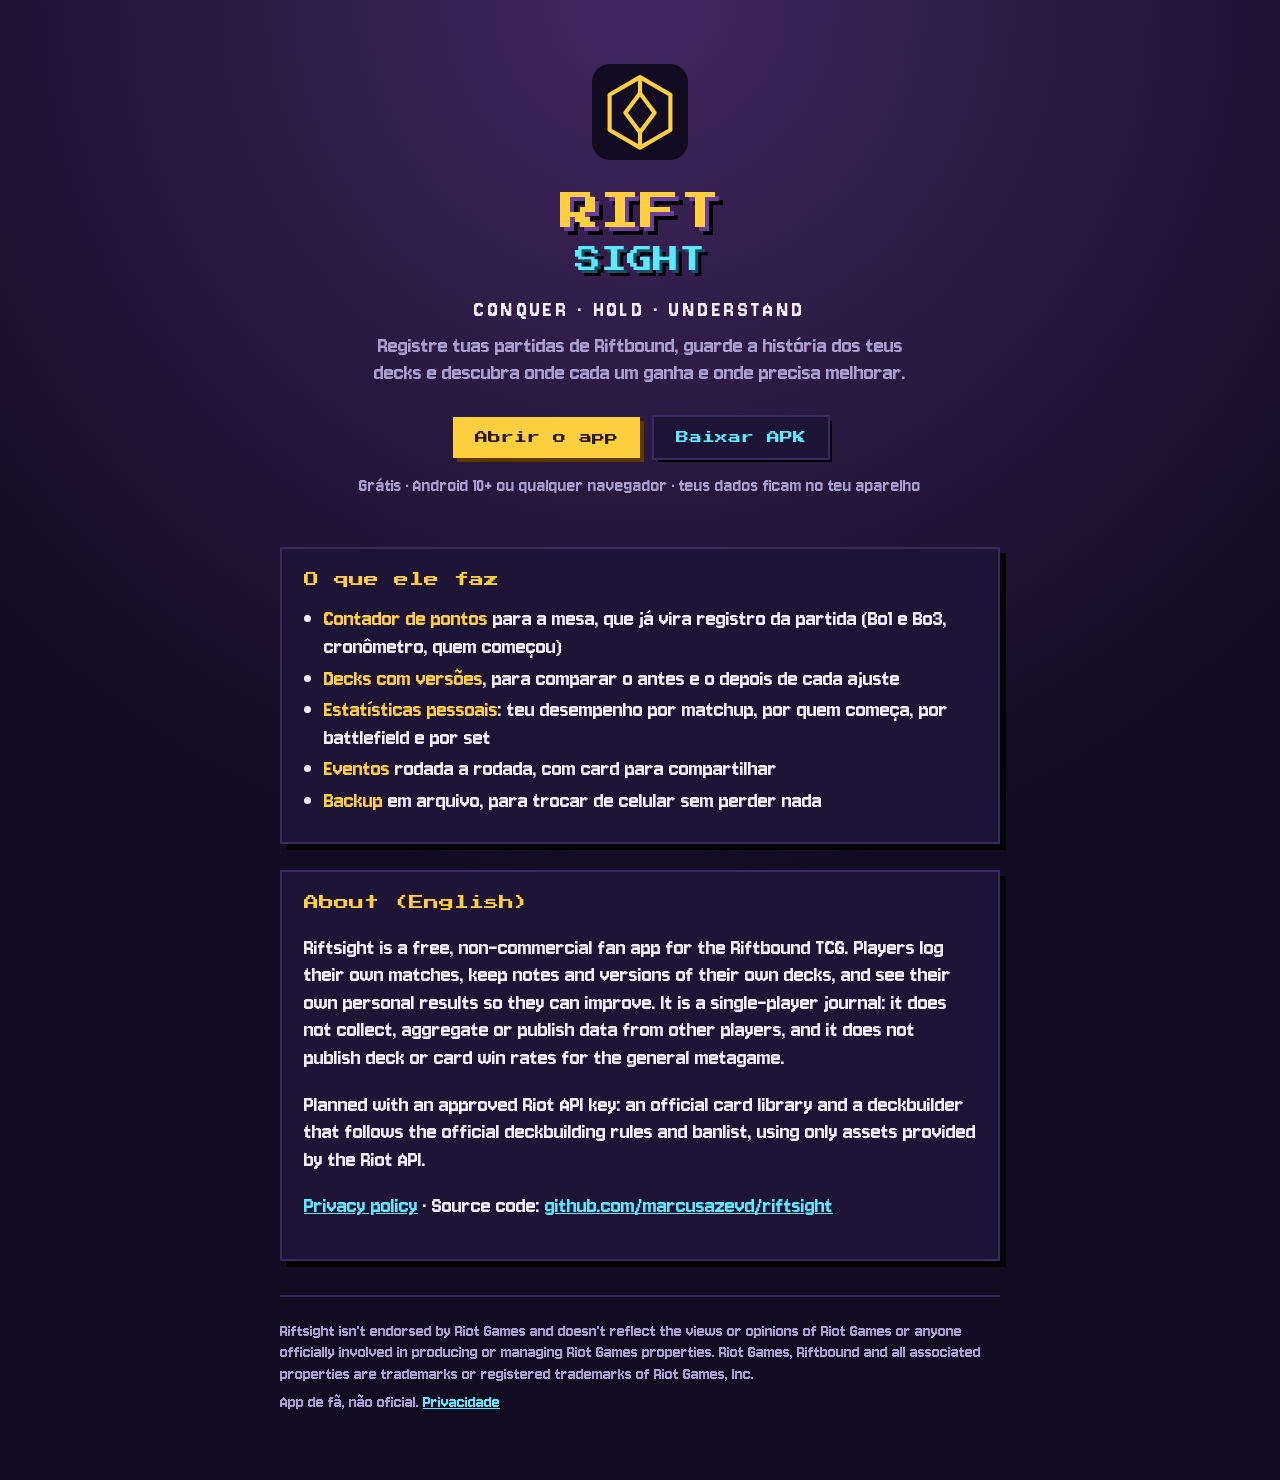
<file: index.html>
<!doctype html>
<html lang="pt-BR">
<head>
<meta charset="utf-8">
<meta name="viewport" content="width=device-width,initial-scale=1">
<title>Riftsight · Conquer. Hold. Understand.</title>
<meta name="description" content="Riftsight: app de fã, gratuito e não oficial, para registrar tuas partidas de Riftbound e entender onde cada deck ganha e onde precisa melhorar.">
<link rel="icon" href="assets/icon.svg">
<link rel="stylesheet" href="assets/site.css">
</head>
<body>
<main class="wrap">
  <section class="hero">
    <img src="assets/icon.svg" alt="">
    <h1>RIFT<span>SIGHT</span></h1>
    <p class="slogan">Conquer · Hold · Understand</p>
    <p class="lead">Registre tuas partidas de Riftbound, guarde a história dos teus decks e descubra onde cada um ganha e onde precisa melhorar.</p>
    <div class="cta">
      <a class="btn" href="app/">Abrir o app</a>
      <a class="btn alt" href="download/Riftsight.apk" download>Baixar APK</a>
    </div>
    <p class="note">Grátis · Android 10+ ou qualquer navegador · teus dados ficam no teu aparelho</p>
  </section>

  <section class="card">
    <h2>O que ele faz</h2>
    <ul>
      <li><b>Contador de pontos</b> para a mesa, que já vira registro da partida (Bo1 e Bo3, cronômetro, quem começou)</li>
      <li><b>Decks com versões</b>, para comparar o antes e o depois de cada ajuste</li>
      <li><b>Estatísticas pessoais</b>: teu desempenho por matchup, por quem começa, por battlefield e por set</li>
      <li><b>Eventos</b> rodada a rodada, com card para compartilhar</li>
      <li><b>Backup</b> em arquivo, para trocar de celular sem perder nada</li>
    </ul>
  </section>

  <section class="card" lang="en">
    <h2>About (English)</h2>
    <p>Riftsight is a free, non-commercial fan app for the Riftbound TCG. Players log their own matches, keep notes and versions of their own decks, and see their own personal results so they can improve. It is a single-player journal: it does not collect, aggregate or publish data from other players, and it does not publish deck or card win rates for the general metagame.</p>
    <p>Planned with an approved Riot API key: an official card library and a deckbuilder that follows the official deckbuilding rules and banlist, using only assets provided by the Riot API.</p>
    <p><a href="privacy.html">Privacy policy</a> · Source code: <a href="https://github.com/marcusazevd/riftsight">github.com/marcusazevd/riftsight</a></p>
  </section>

  <footer class="legal">
    <p>Riftsight isn't endorsed by Riot Games and doesn't reflect the views or opinions of Riot Games or anyone officially involved in producing or managing Riot Games properties. Riot Games, Riftbound and all associated properties are trademarks or registered trademarks of Riot Games, Inc.</p>
    <p>App de fã, não oficial. <a href="privacy.html">Privacidade</a></p>
  </footer>
</main>
</body>
</html>
</file>
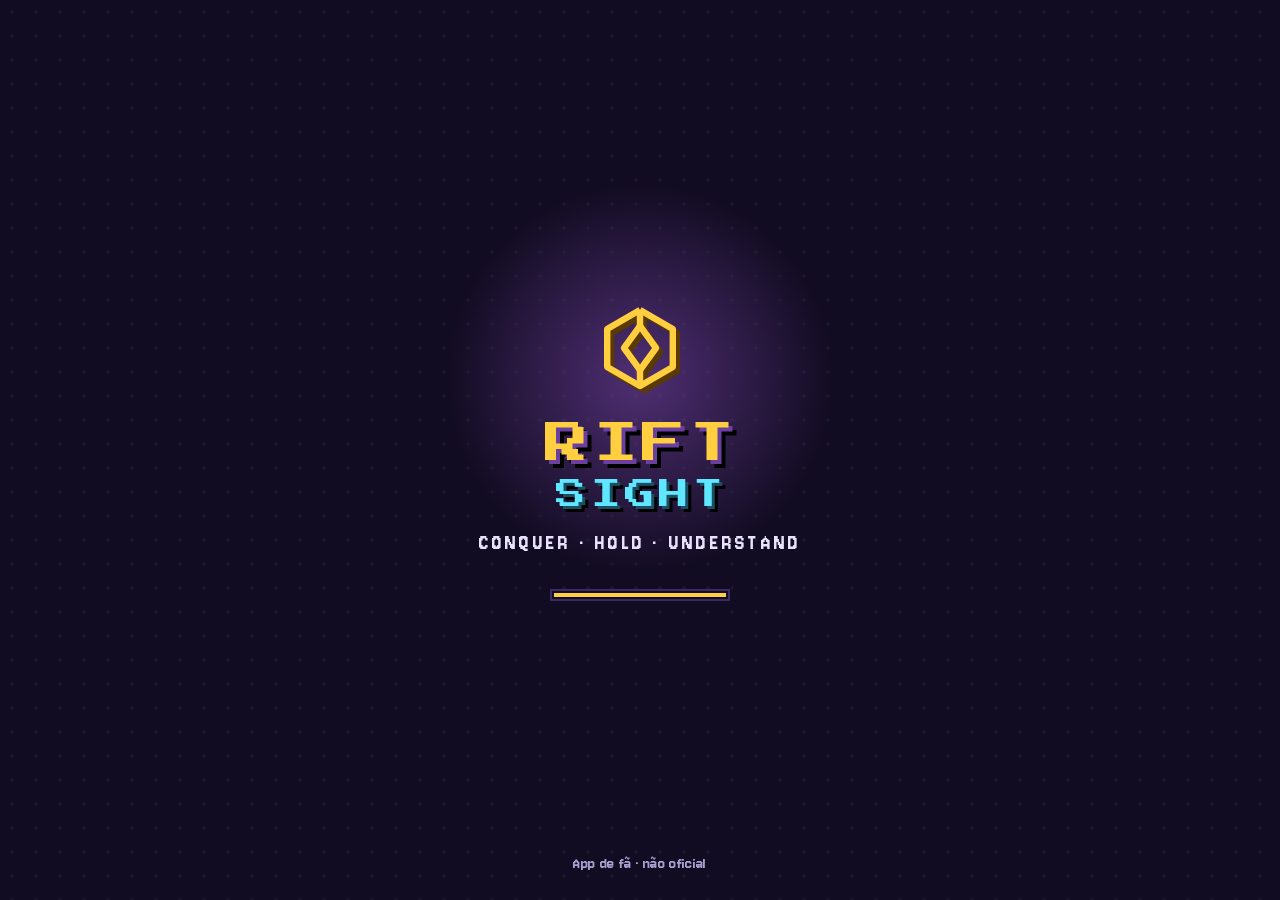
<file: app/index.html>
<!DOCTYPE html>
<html lang="pt-BR">
<head>
<meta charset="utf-8">
<meta name="viewport" content="width=device-width, initial-scale=1, viewport-fit=cover">
<title>Riftsight</title>
<meta name="theme-color" content="#120c22">
<link rel="manifest" href="manifest.webmanifest">
<link rel="icon" href="icon.svg" type="image/svg+xml">
<link rel="stylesheet" href="css/app.css">
<script type="module" src="js/app.js"></script>
</head>
<body>
<div id="splash" aria-label="Riftsight — Conquer. Hold. Understand." role="img">
  <div class="sp-glow"></div>
  <svg class="sp-rune" viewBox="0 0 24 24" fill="none" stroke="currentColor" stroke-width="1.6" stroke-linejoin="round" aria-hidden="true"><path pathLength="100" d="M12 2.5l8.2 4.75v9.5L12 21.5l-8.2-4.75v-9.5z"/><path pathLength="100" d="M12 6.5l4 5.5-4 5.5-4-5.5z"/><path pathLength="100" d="M12 2.5v4M12 17.5v4"/></svg>
  <div class="sp-t1"><i style="--d:450ms">R</i><i style="--d:540ms">I</i><i style="--d:630ms">F</i><i style="--d:720ms">T</i></div>
  <div class="sp-t2"><i style="--d:850ms">S</i><i style="--d:920ms">I</i><i style="--d:990ms">G</i><i style="--d:1060ms">H</i><i style="--d:1130ms">T</i></div>
  <div class="sp-slogan">CONQUER · HOLD · UNDERSTAND</div>
  <div class="sp-bar"><b></b></div>
  <div class="sp-fan">App de fã · não oficial</div>
</div>
<noscript>Ative o JavaScript para usar o Riftsight.</noscript>
</body>
</html>
</file>
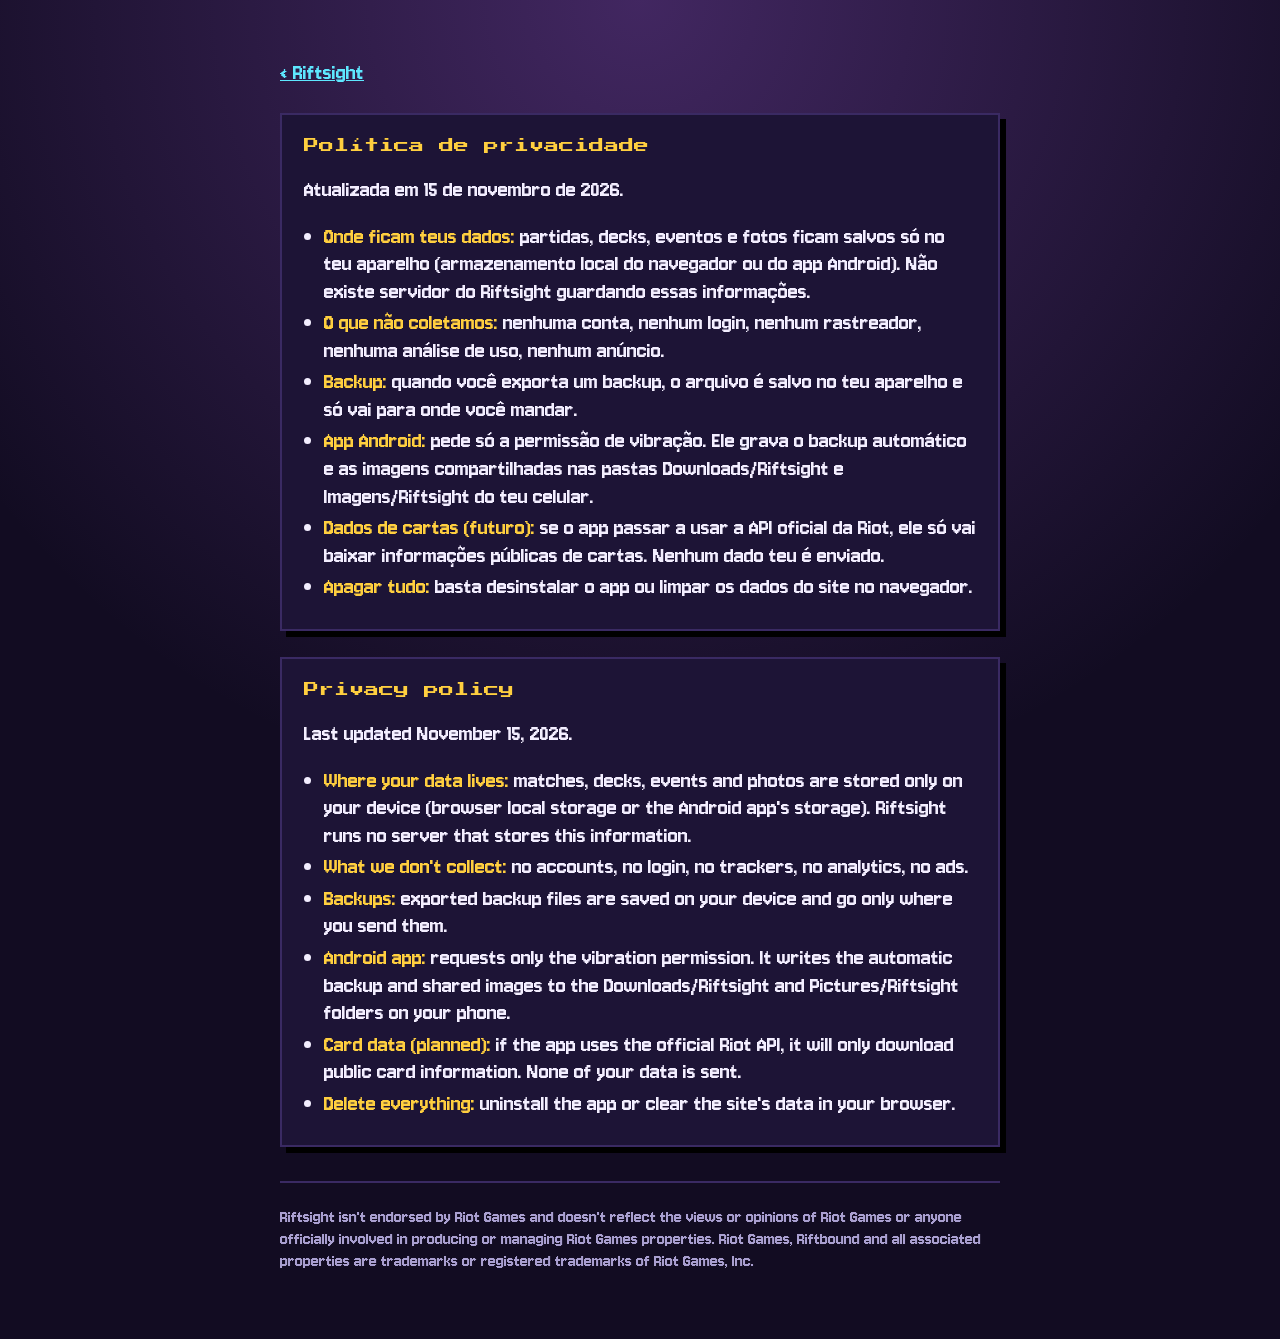
<file: privacy.html>
<!doctype html>
<html lang="pt-BR">
<head>
<meta charset="utf-8">
<meta name="viewport" content="width=device-width,initial-scale=1">
<title>Riftsight · Privacidade / Privacy</title>
<link rel="icon" href="assets/icon.svg">
<link rel="stylesheet" href="assets/site.css">
</head>
<body>
<main class="wrap">
  <p><a href="./">‹ Riftsight</a></p>

  <section class="card">
    <h2>Política de privacidade</h2>
    <p>Atualizada em 15 de novembro de 2026.</p>
    <ul>
      <li><b>Onde ficam teus dados:</b> partidas, decks, eventos e fotos ficam salvos só no teu aparelho (armazenamento local do navegador ou do app Android). Não existe servidor do Riftsight guardando essas informações.</li>
      <li><b>O que não coletamos:</b> nenhuma conta, nenhum login, nenhum rastreador, nenhuma análise de uso, nenhum anúncio.</li>
      <li><b>Backup:</b> quando você exporta um backup, o arquivo é salvo no teu aparelho e só vai para onde você mandar.</li>
      <li><b>App Android:</b> pede só a permissão de vibração. Ele grava o backup automático e as imagens compartilhadas nas pastas Downloads/Riftsight e Imagens/Riftsight do teu celular.</li>
      <li><b>Dados de cartas (futuro):</b> se o app passar a usar a API oficial da Riot, ele só vai baixar informações públicas de cartas. Nenhum dado teu é enviado.</li>
      <li><b>Apagar tudo:</b> basta desinstalar o app ou limpar os dados do site no navegador.</li>
    </ul>
  </section>

  <section class="card" lang="en">
    <h2>Privacy policy</h2>
    <p>Last updated November 15, 2026.</p>
    <ul>
      <li><b>Where your data lives:</b> matches, decks, events and photos are stored only on your device (browser local storage or the Android app's storage). Riftsight runs no server that stores this information.</li>
      <li><b>What we don't collect:</b> no accounts, no login, no trackers, no analytics, no ads.</li>
      <li><b>Backups:</b> exported backup files are saved on your device and go only where you send them.</li>
      <li><b>Android app:</b> requests only the vibration permission. It writes the automatic backup and shared images to the Downloads/Riftsight and Pictures/Riftsight folders on your phone.</li>
      <li><b>Card data (planned):</b> if the app uses the official Riot API, it will only download public card information. None of your data is sent.</li>
      <li><b>Delete everything:</b> uninstall the app or clear the site's data in your browser.</li>
    </ul>
  </section>

  <footer class="legal">
    <p>Riftsight isn't endorsed by Riot Games and doesn't reflect the views or opinions of Riot Games or anyone officially involved in producing or managing Riot Games properties. Riot Games, Riftbound and all associated properties are trademarks or registered trademarks of Riot Games, Inc.</p>
  </footer>
</main>
</body>
</html>
</file>
<file: assets/site.css>
@font-face{font-family:"Press Start 2P";src:url(press-start-2p-latin-400-normal.woff2) format("woff2");font-display:swap;unicode-range:U+0000-00BF,U+00DF-024F}
@font-face{font-family:"Jersey 10";src:url(jersey-10-latin-400-normal.woff2) format("woff2");font-display:swap;size-adjust:128%}
:root{--bg:#120c22;--card:#1d1436;--bd:#3a2a63;--gold:#ffcf3f;--cyan:#5ee7ff;--ink:#f3eeff;--mute:#a99fd0}
*{box-sizing:border-box}
html{background:var(--bg)}
body{margin:0;color:var(--ink);font:400 19px/1.45 "Jersey 10",system-ui,sans-serif;background:radial-gradient(circle at 50% 0,rgba(155,89,214,.35),transparent 55%),var(--bg);min-height:100vh}
a{color:var(--cyan)}
.wrap{max-width:760px;margin:0 auto;padding:40px 20px 60px}
.hero{text-align:center;padding:24px 0 8px}
.hero img{width:96px;height:96px;image-rendering:pixelated}
h1{font-family:"Press Start 2P",monospace;font-weight:400;font-size:40px;line-height:1.1;margin:22px 0 0;color:var(--gold);text-shadow:4px 4px 0 #6b3fa0,8px 8px 0 #000}
h1 span{display:block;color:var(--cyan);font-size:26px;margin-top:12px;text-shadow:3px 3px 0 #1c4f63,6px 6px 0 #000}
.slogan{letter-spacing:.18em;text-transform:uppercase;margin:22px 0 6px}
.lead{color:var(--mute);max-width:560px;margin:8px auto 0}
.cta{display:flex;gap:14px;justify-content:center;flex-wrap:wrap;margin:30px 0 10px}
.btn{display:inline-block;padding:14px 22px;font:400 13px "Press Start 2P",monospace;text-decoration:none;border:0;color:#2a1a00;background:var(--gold);box-shadow:4px 4px 0 #5a3a00}
.btn.alt{background:var(--card);color:var(--cyan);box-shadow:4px 4px 0 #000;outline:2px solid var(--bd)}
.note{text-align:center;color:var(--mute);font-size:16px}
.card{background:var(--card);border:2px solid var(--bd);padding:20px 22px;margin:26px 0;box-shadow:6px 6px 0 #000}
h2{font:400 15px "Press Start 2P",monospace;color:var(--gold);margin:0 0 14px;line-height:1.5}
ul{padding-left:20px;margin:8px 0}
li{margin:4px 0}
.legal{font-size:15px;color:var(--mute);border-top:2px solid var(--bd);margin-top:34px;padding-top:18px}
.legal p{margin:6px 0}
body{font-synthesis:none}b{font-weight:400;color:var(--gold)}
</file>
<file: app/css/app.css>
/* Riftsight — base visual (K9)
   Diretrizes: noite + dourado, domínios como paleta, formas rúnicas, movimento curto. */


:root{
  /* domínios */
  --fury:#e2483d;--calm:#36a86a;--mind:#3b8fe0;--body:#f08a2c;--chaos:#9b59d6;--order:#e2b93b;
  /* noite (padrão) */
  --bg:#070b17;--bg2:#0c1324;--sf:#111a30;--sf2:#16213b;--bd:#26324f;--bd2:#34436a;
  --tx:#eef1f8;--mut:#8f9bb6;--gold:#c8aa6e;--gold2:#f0d9a0;--ink:#1a1405;
  --win:#2fd3c4;--loss:#ff6b84;--draw:#b8a7ff;--glow:rgba(200,170,110,.14);
  --f-d:Cinzel,Georgia,serif;--f-b:Manrope,system-ui,sans-serif;
  --c:12px; /* chanfro */
  --r:14px;--sp:16px;
  color-scheme:dark;
}

*{box-sizing:border-box}
html,body{margin:0}
body{
  background:
    radial-gradient(800px 380px at 50% -140px,var(--glow),transparent 70%),
    radial-gradient(600px 300px at 110% 30%,rgba(59,143,224,.07),transparent 70%),
    url("data:image/svg+xml,%3Csvg xmlns='http://www.w3.org/2000/svg' width='72' height='72' viewBox='0 0 72 72'%3E%3Cg fill='none' stroke='%23c8aa6e' stroke-opacity='.06'%3E%3Cpath d='M36 8l24 14v28L36 64 12 50V22z'/%3E%3Cpath d='M36 22l9 14-9 14-9-14z'/%3E%3C/g%3E%3C/svg%3E"),
    var(--bg);
  color:var(--tx);font:15px/1.45 var(--f-b);min-height:100vh;
  padding:env(safe-area-inset-top,0) 0 calc(84px + env(safe-area-inset-bottom,0px));
  font-variant-numeric:tabular-nums;
}
main{max-width:560px;margin:0 auto;padding:16px}
h1,h2,h3{font-family:var(--f-d);font-weight:700;letter-spacing:.02em;margin:0}
h2{font-size:16px;margin-bottom:12px;color:var(--gold2)}
h3{font-size:17px}
.m{color:var(--mut);font-size:13px}
.w{color:var(--win)}.l{color:var(--loss)}.d{color:var(--draw)}

/* cabeçalho */
.top{display:flex;align-items:center;justify-content:space-between;margin-bottom:16px}
.brand{display:flex;align-items:center;gap:10px}
.brand .mark{width:30px;height:30px;color:var(--gold)}
.brand h1{font-size:22px;color:var(--gold)}
.brand small{display:block;font:600 10px var(--f-b);letter-spacing:.18em;text-transform:uppercase;color:var(--mut)}
.rec{text-align:right;font-size:12px;color:var(--mut)}.rec b{display:block;font:700 18px var(--f-d);color:var(--tx)}

/* card chanfrado */
.card{position:relative;background:linear-gradient(180deg,var(--sf2),var(--sf));border:1px solid var(--bd);padding:var(--sp);margin-bottom:14px;
  clip-path:polygon(var(--c) 0,100% 0,100% calc(100% - var(--c)),calc(100% - var(--c)) 100%,0 100%,0 var(--c))}
.card::before,.card::after{content:"";position:absolute;width:calc(var(--c)*1.42);height:1px;background:var(--bd2)}
.card::before{left:-1px;top:calc(var(--c) - 1px);transform-origin:0 0;transform:rotate(-45deg)}
.card::after{right:-1px;bottom:calc(var(--c) - 1px);transform-origin:100% 100%;transform:rotate(-45deg)}
.card.gold{border-color:color-mix(in srgb,var(--gold) 45%,var(--bd))}
.orn{display:flex;align-items:center;gap:10px;margin:2px 0 12px;color:var(--gold)}
.orn::before,.orn::after{content:"";flex:1;height:1px;background:linear-gradient(90deg,transparent,var(--bd2))}
.orn::after{background:linear-gradient(90deg,var(--bd2),transparent)}
.orn svg{width:14px;height:14px}

/* confronto */
.mu{position:relative;display:grid;grid-template-columns:1fr auto 1fr;align-items:center;gap:4px;margin:-4px -4px 6px;padding:10px 4px 6px;overflow:visible}
.mu::before{content:"";position:absolute;inset:0;z-index:0;opacity:.22;pointer-events:none;
  background:linear-gradient(105deg,var(--my-a,transparent) 0%,var(--my-b,transparent) 46%,transparent 46.2%,transparent 53.8%,var(--op-a,transparent) 54%,var(--op-b,transparent) 100%);
  clip-path:polygon(var(--c) 0,100% 0,100% calc(100% - var(--c)),calc(100% - var(--c)) 100%,0 100%,0 var(--c))}
.mu>*{position:relative;z-index:1}
.vs{font:700 18px var(--f-d);color:var(--gold);padding-top:18px;text-shadow:0 0 18px var(--gold)}
.pick{display:flex;flex-direction:column;align-items:center;gap:4px;min-width:0;position:relative}
.pick .lbl{margin:0}
.pb{background:none;border:0;color:var(--tx);display:flex;flex-direction:column;align-items:center;gap:6px;padding:6px;width:100%;font:inherit;cursor:pointer;border-radius:12px}
.pb:active{background:var(--glow)}
.pt{font-weight:700;font-size:13px;text-align:center;line-height:1.2;min-height:32px;display:flex;align-items:center}
.doms{display:flex;gap:4px;min-height:14px}

/* avatar hexagonal */
.av{--s:40px;width:var(--s);height:var(--s);flex:none;display:inline-flex;align-items:center;justify-content:center;
  background:linear-gradient(145deg,var(--a),var(--b));color:#fff;font:700 calc(var(--s)*.34) var(--f-d);
  clip-path:polygon(50% 0,100% 25%,100% 75%,50% 100%,0 75%,0 25%);text-shadow:0 1px 2px rgba(0,0,0,.45);position:relative}
.av::after{content:"";position:absolute;inset:2px;clip-path:inherit;background:linear-gradient(145deg,rgba(255,255,255,.18),transparent 55%);pointer-events:none}
.av.emp{background:var(--bd);color:var(--mut);font-size:calc(var(--s)*.4)}

/* seletor de lenda */
.pl{position:absolute;z-index:30;top:100%;margin-top:6px;width:min(300px,calc(100vw - 40px));max-height:340px;overflow-y:auto;background:var(--sf);border:1px solid var(--gold);border-radius:12px;box-shadow:0 18px 44px rgba(0,0,0,.45)}
.pick[data-side="my"] .pl{left:0}.pick[data-side="opp"] .pl{right:0}
.ps{width:calc(100% - 16px);margin:8px;position:sticky;top:8px;z-index:1}
.po{display:flex;align-items:center;gap:10px;padding:7px 12px;cursor:pointer}
.po:hover,.po:focus,.po.act{background:var(--glow);outline:none}
.po .nm{flex:1;min-width:0}
.po .st{font-size:10px;color:var(--mut);letter-spacing:.06em}
.hide{display:none!important}

/* formulários */
.lbl,label{display:block;font-size:12px;color:var(--mut);margin:14px 0 5px}
input,select,textarea{width:100%;padding:11px 12px;border:1px solid var(--bd);border-radius:10px;background:var(--bg2);color:var(--tx);font:inherit;font-size:16px}
input:focus,select:focus,textarea:focus,button:focus-visible{outline:2px solid var(--gold);outline-offset:1px}
.row{display:flex;gap:10px}.row>*{flex:1;min-width:0}
.seg{display:grid;gap:8px;margin-top:14px}
.seg.c3{grid-template-columns:repeat(3,1fr)}.seg.c5{grid-template-columns:repeat(5,1fr)}
.seg button{padding:13px 0;border-radius:10px;border:1.5px solid var(--bd);background:var(--bg2);color:var(--tx);font:700 15px var(--f-d);cursor:pointer;transition:transform .12s,background .12s}
.seg button.on.W{background:var(--win);border-color:var(--win);color:#04211e;transform:scale(1.03)}
.seg button.on.L{background:var(--loss);border-color:var(--loss);color:#fff;transform:scale(1.03)}
.seg button.on.D{background:var(--draw);border-color:var(--draw);color:#170f33;transform:scale(1.03)}
.go{width:100%;margin-top:16px;padding:15px;border:0;cursor:pointer;background:linear-gradient(135deg,var(--gold),var(--gold2));color:var(--ink);font:700 16px var(--f-d);letter-spacing:.04em;
  clip-path:polygon(10px 0,calc(100% - 10px) 0,100% 50%,calc(100% - 10px) 100%,10px 100%,0 50%)}
.go:active{filter:brightness(.92)}
.btn{padding:10px 14px;border:1px solid var(--bd2);background:var(--bg2);color:var(--tx);border-radius:10px;font:600 14px var(--f-b);cursor:pointer}
.btn.pri{background:var(--gold);border-color:var(--gold);color:var(--ink)}
.btn.dan{background:var(--loss);border-color:var(--loss);color:#fff}
.btn.full{width:100%}
.btns{display:flex;flex-wrap:wrap;gap:8px}

/* navegação */
nav{position:fixed;left:0;right:0;bottom:0;display:flex;justify-content:center;gap:4px;padding:8px 10px calc(8px + env(safe-area-inset-bottom,0px));
  background:color-mix(in srgb,var(--sf) 92%,transparent);backdrop-filter:blur(8px);border-top:1px solid var(--bd);z-index:20}
nav button{flex:1;max-width:140px;padding:7px 4px;border:0;background:none;color:var(--mut);font:600 11px var(--f-b);border-radius:10px;display:flex;flex-direction:column;align-items:center;gap:3px;cursor:pointer}
nav button svg{width:22px;height:22px}
nav button.on{color:var(--gold);background:var(--glow)}

/* estatísticas */
.fl{display:grid;grid-template-columns:1fr 1fr;gap:8px;margin-bottom:12px}
.fl select{padding:9px 10px;font-size:14px}
.lgs{display:flex;gap:8px;overflow-x:auto;padding-bottom:8px;margin-bottom:10px;scrollbar-width:thin}
.lg{flex:none;display:flex;flex-direction:column;align-items:center;gap:3px;width:82px;padding:9px 4px;border:1.5px solid var(--bd);background:var(--sf);color:var(--tx);border-radius:12px;font:700 12px var(--f-b);cursor:pointer}
.lg.on{border-color:var(--gold);background:var(--glow)}
.lg .n{max-width:74px;overflow:hidden;text-overflow:ellipsis;white-space:nowrap}
.lg .c{font-weight:400;font-size:11px;color:var(--mut)}
.ring{display:flex;align-items:center;gap:18px}
.ring svg.r{flex:none}
.big{font:700 32px var(--f-d)}
.chips{display:flex;gap:5px;margin-top:10px;flex-wrap:wrap}
.chip{width:24px;height:24px;display:flex;align-items:center;justify-content:center;font:700 11px var(--f-b);clip-path:polygon(50% 0,100% 25%,100% 75%,50% 100%,0 75%,0 25%)}
.chip.W{background:var(--win);color:#04211e}.chip.L{background:var(--loss);color:#fff}.chip.D{background:var(--draw);color:#170f33}
.st{display:flex;align-items:center;gap:10px;padding:9px 0;border-top:1px solid var(--bd)}
.st:first-of-type{border:0}
.st .nm{flex:1;min-width:0;font-weight:600;overflow:hidden;text-overflow:ellipsis;white-space:nowrap}
.bar{height:5px;background:var(--bd);margin-top:5px;overflow:hidden;clip-path:polygon(0 0,100% 0,calc(100% - 4px) 100%,0 100%)}
.bar i{display:block;height:100%;background:linear-gradient(90deg,var(--b1,var(--win)),var(--b2,var(--win)))}
.pc{font-weight:700;width:46px;text-align:right}
.ins p{margin:6px 0}

/* histórico */
.hi{display:flex;gap:10px;padding:11px 0 11px 12px;border-bottom:1px solid var(--bd);border-left:3px solid var(--win);margin-bottom:6px;align-items:center}
.hi.L{border-left-color:var(--loss)}.hi.D{border-left-color:var(--draw)}
.hi .b{flex:1;min-width:0}
.x{background:none;border:0;color:var(--mut);font-size:18px;padding:8px;cursor:pointer}
.tag{display:inline-block;font:700 10px var(--f-b);letter-spacing:.08em;padding:2px 6px;border:1px solid var(--bd2);color:var(--gold);margin-right:4px;vertical-align:1px;
  clip-path:polygon(4px 0,100% 0,calc(100% - 4px) 100%,0 100%)}

/* menu "Mais" */
.list a,.list button.li{display:flex;align-items:center;gap:12px;width:100%;padding:12px 0;border:0;border-top:1px solid var(--bd);background:none;color:var(--tx);font:600 15px var(--f-b);text-align:left;cursor:pointer}
.list .li:first-child{border-top:0}
.list .li svg{width:20px;height:20px;color:var(--gold);flex:none}
.list .li span{flex:1}
.status{display:inline-flex;align-items:center;gap:6px;font-size:12px;color:var(--mut)}
.status i{width:8px;height:8px;border-radius:50%;background:var(--mut)}
.status.ok i{background:var(--win)}
.setrow{display:flex;align-items:center;gap:10px;padding:9px 0;border-top:1px solid var(--bd)}
.setrow:first-child{border:0}
.setrow b{flex:1}

/* diálogo */
#dlg{position:fixed;inset:0;z-index:100;display:none}
#dlg.on{display:block}
#dlg .scrim{position:absolute;inset:0;background:rgba(3,6,14,.62);animation:fade .15s}
#dlg .sheet{position:absolute;left:50%;top:50%;transform:translate(-50%,-50%);width:min(420px,calc(100vw - 32px));max-height:calc(100vh - 60px);overflow:auto;
  background:var(--sf);border:1px solid var(--gold);padding:20px;animation:pop .18s ease-out;
  clip-path:polygon(var(--c) 0,100% 0,100% calc(100% - var(--c)),calc(100% - var(--c)) 100%,0 100%,0 var(--c))}
#dlg .sheet h3{color:var(--gold);margin-bottom:8px}
#dlg .dlg-body p{margin:6px 0}
.dlg-act{display:flex;flex-wrap:wrap;justify-content:flex-end;gap:8px;margin-top:18px} /* em 320 px os 4 botões do menu ⋯ quebram linha em vez de sair da tela */
#toast{position:fixed;left:50%;bottom:calc(92px + env(safe-area-inset-bottom,0px));transform:translate(-50%,20px);opacity:0;pointer-events:none;z-index:90;
  background:var(--sf2);border:1px solid var(--gold);color:var(--tx);padding:10px 16px;font-weight:600;transition:.2s;
  clip-path:polygon(8px 0,calc(100% - 8px) 0,100% 50%,calc(100% - 8px) 100%,8px 100%,0 50%)}
#toast.on{opacity:1;transform:translate(-50%,0)}
#toast{width:max-content;max-width:calc(100vw - 32px)} /* aviso longo usa a largura da tela, em vez de uma coluna estreita */
@keyframes fade{from{opacity:0}}
@keyframes pop{from{opacity:0;transform:translate(-50%,-46%) scale(.97)}}

footer.fan{max-width:560px;margin:4px auto 0;padding:0 16px;text-align:center;font-size:11px;color:var(--mut)}

@media (prefers-reduced-motion:reduce){*{transition:none!important;animation:none!important}}

/* ===== Sprint 1 ===== */
.big-go{display:flex;align-items:center;justify-content:center;gap:10px;margin:0 0 4px;padding:17px}
.big-go svg{width:22px;height:22px}
.orn.m{font-size:12px;color:var(--mut);margin:12px 0}
.evbar{display:flex;align-items:center;gap:12px;justify-content:space-between;padding:10px 12px;margin-bottom:12px;border:1px solid var(--bd);background:var(--sf);
  clip-path:polygon(8px 0,100% 0,100% calc(100% - 8px),calc(100% - 8px) 100%,0 100%,0 8px)}
.evbar.idle{color:var(--mut);font-size:13px}
.evbar:not(.idle){border-color:var(--gold)}
.evbar.live{border-color:var(--win);background:color-mix(in srgb,var(--win) 10%,var(--sf))}
.pg{padding:8px 14px 4px;font:700 10px var(--f-b);letter-spacing:.14em;text-transform:uppercase;color:var(--gold)}
.seg.c2{grid-template-columns:1fr 1fr}
.seg.fmt button,.seg.tabs button{font:600 14px var(--f-b);padding:10px 0}
.seg.fmt button.on,.seg.tabs button.on{background:var(--glow);border-color:var(--gold);color:var(--gold2)}
.seg.tabs{margin:0 0 12px}
.tg{display:inline-flex;gap:4px;align-items:center}
.tg button{padding:6px 10px;border:1px solid var(--bd);background:var(--bg2);color:var(--mut);border-radius:8px;font:600 12px var(--f-b);cursor:pointer}
.tg button.on{border-color:var(--gold);color:var(--tx);background:var(--glow)}
.tg.wide{display:flex;margin-top:14px;flex-wrap:wrap}
.tg.wide .m{margin-right:6px}
.tg.wide button{padding:9px 14px;font-size:14px}
.gm{border:1px solid var(--bd);padding:10px;margin-top:10px;background:var(--bg2);clip-path:polygon(8px 0,100% 0,100% calc(100% - 8px),calc(100% - 8px) 100%,0 100%,0 8px)}
.gh{display:flex;align-items:center;justify-content:space-between;gap:8px;flex-wrap:wrap}
.gh b{font-family:var(--f-d)}
.gm .seg{margin-top:8px}
.gm .seg button{padding:10px 0;font-size:14px}
.score{margin:10px 0 0;font-size:14px}
.ck{display:flex;align-items:center;gap:8px;color:var(--tx);font-size:14px;margin:12px 0 0}
.ck input{width:auto}
.bfrow label{margin-top:10px}
.more-t{display:block;width:100%;margin-top:14px;padding:10px 0 0;border:0;border-top:1px dashed var(--bd);background:none;color:var(--gold);font:600 14px var(--f-b);text-align:left;cursor:pointer}
.more-t .m{display:block;font-weight:400;margin-top:2px}
.row-pb{flex-direction:row;justify-content:flex-start;gap:10px;border:1px solid var(--bd);background:var(--bg2);border-radius:10px;padding:8px 12px}
.dkpick{position:relative}
.dkpick .pl{left:0}
.vrow{display:flex;align-items:center;gap:8px;padding:6px 0;border-top:1px solid var(--bd)}
.vrow .b{flex:1;display:grid;grid-template-columns:90px 1fr;gap:6px}
.vrow input{padding:8px 10px;font-size:14px}
.li.dkrow{align-items:center}
.list .li.dkrow .av{flex:none}
.list .li.dkrow .av span{flex:none}
.list .li.dkrow .dk-n{flex:1;min-width:0;display:block;overflow-wrap:anywhere}
.list .li.dkrow .dk-n b{display:block;font-weight:700;line-height:1.15}
.list .li.dkrow .dk-n .m{display:block;flex:none;font-size:14px;font-weight:400}
.list .li.dkrow .dk-r{flex:none;font-size:15px;white-space:nowrap}
.list .li.dkrow>i{flex:none;font-style:normal;color:var(--gold)}
.li.dkrow.arch{opacity:.55}
.btn.full.dan{background:transparent;color:var(--loss);border-color:var(--loss)}
.btn[disabled]{opacity:.4}
.evr{display:flex;gap:10px;align-items:flex-start;padding:12px 0;border-top:1px solid var(--bd)}
.evr:first-of-type{border:0}
.evr .b{flex:1;min-width:0}
.evs{margin-top:4px;font-size:14px}
.ord{font-family:system-ui,-apple-system,Roboto,Arial,sans-serif;font-size:.85em;font-weight:600}
.live-dot{font-size:11px;color:var(--win);font-weight:700}
.live-dot::before{content:"";display:inline-block;width:7px;height:7px;border-radius:50%;background:var(--win);margin-right:4px;animation:blink 1.6s infinite}
@keyframes blink{50%{opacity:.25}}

/* ===== contador (tela cheia) ===== */
body.board-on .top,body.board-on nav,body.board-on footer.fan{display:none}
body.board-on{padding:0}
body.board-on main{max-width:none;padding:0}
.board{position:fixed;inset:0;z-index:40;display:grid;grid-template-rows:1fr auto 1fr;background:var(--bg);
  padding:env(safe-area-inset-top,0) 0 env(safe-area-inset-bottom,0)}
.pn{position:relative;display:flex;flex-direction:column;justify-content:center;gap:10px;padding:14px 18px;overflow:hidden;
  background:linear-gradient(160deg,color-mix(in srgb,var(--a) 26%,var(--bg)),color-mix(in srgb,var(--b) 18%,var(--bg)))}
.pn.opp{transform:rotate(180deg)}
.pn.act{box-shadow:inset 0 0 0 2px color-mix(in srgb,var(--gold) 70%,transparent)}
.pn-h{display:flex;align-items:center;gap:10px}
.pn-h b{font:700 16px var(--f-d)}
.turn{margin-left:auto;font:700 11px var(--f-b);letter-spacing:.14em;text-transform:uppercase;color:var(--ink);background:var(--gold);padding:3px 8px;
  clip-path:polygon(5px 0,100% 0,calc(100% - 5px) 100%,0 100%)}
.pn-s{display:grid;grid-template-columns:1fr auto 1fr;align-items:center;gap:10px}
.pts{font:700 clamp(64px,19vw,120px)/1 var(--f-d);text-align:center;min-width:1.4em;text-shadow:0 0 30px color-mix(in srgb,var(--a) 60%,transparent)}
.pm{height:clamp(64px,16vw,96px);border:1.5px solid color-mix(in srgb,var(--tx) 25%,transparent);background:color-mix(in srgb,var(--bg) 55%,transparent);color:var(--tx);
  font:700 34px var(--f-b);cursor:pointer;clip-path:polygon(12px 0,calc(100% - 12px) 0,100% 50%,calc(100% - 12px) 100%,12px 100%,0 50%);touch-action:manipulation}
.pm.plus{background:color-mix(in srgb,var(--a) 45%,var(--bg));border-color:var(--a)}
.pm:active{filter:brightness(1.3);transform:scale(.97)}
.track{display:flex;gap:6px;justify-content:center}
.track i{width:clamp(18px,6vw,28px);aspect-ratio:1/1.15;background:color-mix(in srgb,var(--tx) 12%,transparent);clip-path:polygon(50% 0,100% 25%,100% 75%,50% 100%,0 75%,0 25%);transition:background .2s,transform .2s}
.track i.on{background:linear-gradient(145deg,var(--a),var(--b));transform:scale(1.08);box-shadow:0 0 10px var(--a)}
.track i:last-child{outline:0}
.mid{display:flex;align-items:center;justify-content:space-between;gap:10px;padding:10px 14px;background:var(--sf);border-block:1px solid var(--gold)}
.mid-i{display:flex;flex-direction:column}
.mid-i b{font-family:var(--f-d);color:var(--gold2)}
.mid-b{display:flex;gap:6px}
.mid-b .btn{padding:10px 12px}
.big-res{font:700 22px var(--f-d);text-align:center;margin:8px 0}
.gl{margin:12px 0}
.gl-r{display:grid;grid-template-columns:auto 1fr;gap:2px 10px;padding:8px 0;border-top:1px solid var(--bd)}
.gl-r:first-child{border:0}
.gl-r .m{grid-column:1/-1}
.spark{grid-column:1/-1;width:100%;height:44px;margin-top:4px}

/* ===== Sprint 2 ===== */
.seg.c4{grid-template-columns:repeat(4,1fr)}
.seg.c4 button{font-size:13px}
.bar.ci{position:relative;overflow:visible}
.bar.ci b{position:absolute;top:-2px;bottom:-2px;background:color-mix(in srgb,var(--tx) 14%,transparent);border-radius:2px}
.bar.ci i{position:relative}
.conf{display:inline-block;font:700 10px var(--f-b);letter-spacing:.08em;text-transform:uppercase;padding:1px 6px;border:1px solid currentColor;margin-left:4px}
.conf.c0,.conf.c1{color:var(--mut)}.conf.c2{color:var(--gold)}.conf.c3{color:var(--win)}
.mxw{overflow-x:auto;margin:0 -6px;padding:0 6px}
.mx{border-collapse:separate;border-spacing:3px;font-size:12px;min-width:100%}
.mx th{font-weight:600;text-align:left;white-space:nowrap}
.mx thead th{vertical-align:bottom;text-align:center;font-size:11px;max-width:74px}
.mx thead th span{display:block;overflow:hidden;text-overflow:ellipsis;max-width:74px;margin:auto}
.mx tbody th{display:flex;align-items:center;gap:6px;padding-right:6px;position:sticky;left:0;background:var(--sf);z-index:1}
.mx td{text-align:center;padding:6px 4px;min-width:58px;color:#fff;border-radius:4px}
.mx td b{display:block;font-size:13px}
.mx td small{opacity:.85}
.mx td.na{color:var(--mut);background:var(--bg2)}
.mx td.tot{outline:1px solid var(--gold)}
.mx tbody tr{cursor:pointer}
.mx tbody tr:hover th{color:var(--gold2)}
.muh{display:flex;align-items:center;gap:14px;margin-bottom:12px}
.kpis{display:grid;grid-template-columns:repeat(3,1fr);gap:8px;text-align:center}
.kpis b{display:block;font:700 20px var(--f-d)}
.kpis span{font-size:11px;color:var(--mut)}
.note{display:flex;gap:10px;padding:8px 0;border-top:1px solid var(--bd)}
.note:first-of-type{border:0}
.note p{margin:0 0 2px}
.note .chip{flex:none}
.cmp{width:100%;border-collapse:collapse;font-size:14px}
.cmp th,.cmp td{padding:8px 6px;border-top:1px solid var(--bd);text-align:center}
.cmp th:first-child{text-align:left;font-weight:600;white-space:nowrap}
.cmp thead th{font:700 13px var(--f-d);color:var(--gold2);border-top:0}
.cmp td[style]{color:#fff}
.cmp small{opacity:.75}
.cmp tr.best th,.cmp tr.best td{background:var(--glow)}
.verdict{margin:12px 0 0;padding:10px 12px;border-left:3px solid var(--gold);background:var(--glow)}
.evbar.bk{border-color:var(--gold)}
.evbar .btns{flex:none}
/* aviso com ação (Desfazer): numa linha só quando couber, e só o botão recebe toque, para não travar o que está embaixo */
#toast.act{pointer-events:none;display:flex;align-items:center;gap:12px;width:max-content;max-width:calc(100vw - 24px)}
#toast button{background:none;border:0;color:var(--gold2);font:700 14px var(--f-b);cursor:pointer;padding:10px 8px;margin:-6px -4px;pointer-events:none;flex:none}
#toast.on button{pointer-events:auto}
/* aviso "salvo" com Desfazer: faixa no fluxo da página (abaixo do banner do evento), nunca por cima do formulário */
.svbar{display:flex;align-items:center;justify-content:space-between;gap:12px;min-height:46px;padding:6px 8px 6px 14px;margin:3px 3px 15px;
  background:var(--sf);box-shadow:0 0 0 3px var(--gold);font:600 15px var(--f-b);color:var(--tx)}
.svbar .sv-t{flex:1;min-width:0}
.svbar .nw{white-space:nowrap}
.svbar button{flex:none;background:none;border:0;color:var(--gold2);font:700 14px var(--f-b);cursor:pointer;padding:10px 10px;min-height:40px}
.svbar .sv-ok{flex:none;width:40px;text-align:center;color:var(--win);font-weight:700}
.svbar.info{box-shadow:0 0 0 3px var(--bd);font-size:14px}
.st .nm .m{white-space:normal}

/* ===== imagens das lendas ===== */
.av.img{padding:2px;background:linear-gradient(145deg,var(--a),var(--b))}
.av.img img{width:100%;height:100%;object-fit:cover;clip-path:polygon(50% 0,100% 25%,100% 75%,50% 100%,0 75%,0 25%);display:block}
.av.img::after{display:none}
.lgrid{display:grid;grid-template-columns:repeat(auto-fill,minmax(82px,1fr));gap:10px;margin-top:12px}
.lgi{display:flex;flex-direction:column;align-items:center;gap:6px;padding:8px 4px;border:1px solid var(--bd);background:var(--bg2);color:var(--tx);border-radius:10px;font:600 11px var(--f-b);cursor:pointer;text-align:center}
.lgi.has{border-color:var(--gold)}
.lgi span{max-width:100%;overflow:hidden;text-overflow:ellipsis;white-space:nowrap}
.imged{display:flex;flex-direction:column;gap:6px}
.imgprev{width:200px;height:200px;margin:4px auto 8px;padding:3px;background:linear-gradient(145deg,var(--gold),var(--bd2));clip-path:polygon(50% 0,100% 25%,100% 75%,50% 100%,0 75%,0 25%)}
.imgprev img,.imgprev canvas{width:100%;height:100%;object-fit:cover;display:block;clip-path:polygon(50% 0,100% 25%,100% 75%,50% 100%,0 75%,0 25%);background:var(--bg2)}
.filebtn{position:relative;text-align:center;display:block}
.filebtn input{position:absolute;inset:0;opacity:0;cursor:pointer}
input[type=range]{padding:0;accent-color:var(--gold)}

/* ===== origem dos pontos ===== */
.pn-s{grid-template-columns:auto 1fr auto}
.pn-s .pm{width:64px}
.srcsum{font:600 12px var(--f-b);color:var(--mut);text-align:right;min-width:64px}
.srcb{display:grid;grid-template-columns:1fr 1fr 64px;gap:8px}
.pm.src{height:clamp(56px,13vw,80px);font:700 clamp(15px,4.4vw,19px) var(--f-d);letter-spacing:.04em}
.pm.oth{font:700 20px var(--f-b)}
.srcl{display:block;grid-column:1/-1}
.srow{padding:8px 0;border-top:1px solid var(--bd)}
.srow:first-of-type{border:0}
.srow .nm{font-weight:600}
.sbar{display:flex;height:10px;margin:6px 0 4px;background:var(--bd);overflow:hidden;clip-path:polygon(0 0,100% 0,calc(100% - 5px) 100%,0 100%)}
.sbar i{display:block;height:100%}
.sbar .c{background:var(--fury)}.sbar .h{background:var(--mind)}.sbar .o{background:var(--mut)}

/* =====================================================================
   TEMA ARCADE (aprovado em 14/11) — sobrepõe a base "Runa noturna"
   Paleta: noite roxa, amarelo de destaque, ciano, verde-vitória, vermelho-derrota.
   Formas: quadradas, contorno de 2–3 px, bisel interno nos botões.
   ===================================================================== */
@font-face{font-family:"Press Start 2P";font-weight:400;font-display:swap;unicode-range:U+0000-00BF,U+00D7,U+00DF-FFFF;src:url(../fonts/press-start-2p-latin-400-normal.woff2) format("woff2")}
/* Texto e números: Jersey 10 (pixel, mas com 5/S/8/B bem diferentes). Ampliada para casar com o tamanho antigo. */
@font-face{font-family:"Jersey 10";font-weight:400 800;font-display:swap;size-adjust:128%;src:url(../fonts/jersey-10-latin-400-normal.woff2) format("woff2")}
/* A Press Start 2P não tem maiúsculas acentuadas (Õ, Á, Ç…): essas letras vêm da Jersey, no mesmo tamanho visual. */
@font-face{font-family:"PS Acentos";font-display:swap;size-adjust:205%;unicode-range:U+00C0-00DE;src:url(../fonts/jersey-10-latin-400-normal.woff2) format("woff2")}

:root,:root[data-theme]{
  --bg:#120c22;--bg2:#120c22;--sf:#1b1333;--sf2:#1b1333;--bd:#3a2a63;--bd2:#4a3880;--btn:#2a1f48;
  --tx:#efeaff;--mut:#a99fd0;--gold:#ffcf3f;--gold2:#ffcf3f;--gold-d:#c99a12;--ink:#2a1d00;--shadow:#c94b1f;
  --cyan:#5ee7ff;--win:#26d9a6;--win-d:#159a74;--win-ink:#0b2a21;--loss:#ff5f7e;--loss-t:#ff8aa0;--draw:#c9b8ff;
  --glow:rgba(255,207,63,.12);
  --f-d:"Press Start 2P","PS Acentos",monospace;--f-b:"Jersey 10",system-ui,sans-serif;
  color-scheme:dark;
}
body{background:var(--bg);background-image:linear-gradient(rgba(255,255,255,.018) 50%,transparent 50%);background-size:100% 4px;font:16px/1.35 var(--f-b);letter-spacing:.02em;font-synthesis:none;font-variant-numeric:tabular-nums}
h1,h2,h3{font-family:var(--f-d);font-weight:400;letter-spacing:0}
h2{font-size:10px;color:var(--gold);margin-bottom:14px;line-height:1.5}
h3{font-size:11px;line-height:1.5}
.m{font-size:14px}

/* cabeçalho */
.brand .mark{color:var(--gold)}
.brand h1{font-size:14px;color:var(--gold);text-shadow:3px 3px 0 var(--shadow)}
.brand small{font:7px var(--f-d);letter-spacing:.2em;margin-top:6px}
.rec{font-size:13px}.rec b{font:12px var(--f-d);margin-bottom:4px}

/* painéis */
.card{clip-path:none;background:var(--sf);border:0;box-shadow:0 0 0 3px var(--bd);margin:3px 3px 17px}
.card::before,.card::after{display:none}
.card.gold{box-shadow:0 0 0 3px var(--gold)}
.orn{color:var(--bd2)}
.orn.m{font:8px var(--f-d);color:var(--mut)}

/* botões */
.btn{border-radius:0;border:0;background:var(--btn);box-shadow:0 0 0 2px var(--bd);font:600 15px var(--f-b)}
.btn.pri{background:var(--gold);color:var(--ink);box-shadow:inset -3px -3px 0 var(--gold-d)}
.btn.dan{background:var(--loss);color:#2b0910}
.btn.full.dan{background:transparent;color:var(--loss-t);box-shadow:0 0 0 2px var(--loss)}
.go{clip-path:none;border-radius:0;background:var(--gold);color:var(--ink);font:10px var(--f-d);letter-spacing:.04em;padding:16px;box-shadow:inset -4px -4px 0 var(--gold-d),inset 4px 4px 0 #ffe58a}
.go:active{transform:translate(2px,2px)}
.big-go{background:linear-gradient(90deg,#e2483d,#c9338f);color:#fff;font:12px var(--f-d);text-shadow:2px 2px 0 #000;justify-content:flex-start;padding:20px 16px;box-shadow:inset -5px -5px 0 rgba(0,0,0,.3),0 0 0 3px var(--tx);margin:3px 3px 6px}
.big-go svg{display:none}
.big-go::before{content:"▶";font-size:22px;text-shadow:3px 3px 0 #000}
.big-go small{display:block;font:500 14px var(--f-b);text-shadow:none;margin-top:6px;opacity:.9}
.seg button{border-radius:0;border:0;background:var(--btn);box-shadow:inset -3px -3px 0 var(--bg);font:9px var(--f-d);color:var(--tx);padding:14px 0}
.seg button.on.W{background:var(--win);color:var(--win-ink);box-shadow:inset -3px -3px 0 var(--win-d);transform:none}
.seg button.on.L{background:var(--loss);color:#2b0910;box-shadow:inset -3px -3px 0 #a8324a;transform:none}
.seg button.on.D{background:var(--draw);color:#1e1440;box-shadow:inset -3px -3px 0 #8f7cd6;transform:none}
.seg button.L{color:var(--loss-t)}.seg button.D{color:var(--draw)}
.seg.fmt button,.seg.tabs button{font:600 15px var(--f-b);border:0;box-shadow:0 0 0 2px var(--bd);background:var(--bg)}
.seg.fmt button.on{background:var(--bd);color:var(--cyan);box-shadow:0 0 0 2px var(--cyan)}
.seg.tabs button{font:7px var(--f-d);padding:10px 0;box-shadow:none;background:var(--btn);color:var(--mut)}
.seg.tabs button.on{background:var(--gold);color:var(--ink);box-shadow:none}
.tg button{border-radius:0;border:0;box-shadow:0 0 0 2px var(--bd);background:var(--bg);color:var(--tx);font:600 14px var(--f-b)}
.tg button.on{background:var(--bd);color:var(--gold);box-shadow:0 0 0 2px var(--gold)}
.more-t{color:var(--gold);border-top:2px dashed var(--bd)}
.x{color:var(--mut)}

/* campos */
input,select,textarea{border-radius:0;border:0;background:var(--bg);box-shadow:0 0 0 2px var(--bd);font:500 16px var(--f-b)}
input:focus,select:focus,textarea:focus,button:focus-visible{outline:2px solid var(--gold);outline-offset:2px}
.lbl,label{font-size:14px}

/* avatar quadrado dividido pelos dois domínios */
.av{clip-path:none;background:linear-gradient(135deg,var(--a) 50%,var(--b) 50%);box-shadow:0 0 0 2px var(--tx);font:400 calc(var(--s)*.22) var(--f-d);text-shadow:1px 1px 0 #000}
.av::after{display:none}
.av.emp{background:var(--btn);box-shadow:0 0 0 2px var(--bd);color:var(--mut)}
.av.img{padding:0;background:var(--btn)}
.av.img img{clip-path:none}
.imgprev,.imgprev img,.imgprev canvas{clip-path:none}
.imgprev{background:var(--tx);padding:3px}

/* confronto */
.mu::before{clip-path:none;opacity:.3}
.vs{font:16px var(--f-d);color:var(--gold);text-shadow:3px 3px 0 var(--shadow);padding-top:22px}
.pt{font:600 15px var(--f-b)}
.pl{border-radius:0;border:0;box-shadow:0 0 0 3px var(--gold),0 18px 44px rgba(0,0,0,.5);background:var(--sf)}
.pg{font:7px var(--f-d);color:var(--gold)}
.po .st{font:7px var(--f-d)}

/* evento / avisos */
.evbar{clip-path:none;border:0;background:var(--sf);box-shadow:0 0 0 3px var(--bd);margin:3px 3px 15px}
.evbar:not(.idle){box-shadow:0 0 0 3px var(--gold)}
.evbar.live{box-shadow:0 0 0 3px var(--win);background:var(--sf)}
.evbar .tag{display:inline-block;margin-bottom:4px}
.tag{clip-path:none;border:0;background:var(--bd);color:var(--gold);font:7px var(--f-d);letter-spacing:0;padding:3px 5px}

/* navegação */
nav{background:var(--sf);border-top:3px solid var(--bd);backdrop-filter:none}
nav button{border-radius:0;font:7px var(--f-d);gap:6px}
nav button.on{background:none;color:var(--gold)}

/* estatísticas: barras segmentadas */
.bar{height:10px;clip-path:none;background:var(--bd);
  -webkit-mask:repeating-linear-gradient(90deg,#000 0 calc(10% - 2px),transparent calc(10% - 2px) 10%);
  mask:repeating-linear-gradient(90deg,#000 0 calc(10% - 2px),transparent calc(10% - 2px) 10%)}
.bar.ci b{background:rgba(255,255,255,.22);border-radius:0;top:0;bottom:0}
.pc{font:9px var(--f-d)}
.big{font:22px var(--f-d)}
.ring svg text{font-family:"Press Start 2P",monospace;font-size:14px}
.chip{clip-path:none;font:8px var(--f-d)}
.chip.W{background:var(--win);color:var(--win-ink)}.chip.L{background:var(--loss);color:#2b0910}.chip.D{background:var(--draw);color:#1e1440}
.conf{font:7px var(--f-d);border:0;background:var(--bd);padding:3px 5px}
.conf.c3{color:var(--win)}.conf.c2{color:var(--gold)}
.lg{border-radius:0;border:0;box-shadow:0 0 0 2px var(--bd);background:var(--sf);font:600 13px var(--f-b)}
.lg.on{box-shadow:0 0 0 2px var(--gold);background:var(--glow)}
.mx td{border-radius:0}
.mx td b{font:9px var(--f-d)}
.mx td.tot{outline:2px solid var(--gold)}
.cmp thead th{font:8px var(--f-d);color:var(--gold)}
.verdict{border-left:4px solid var(--gold);background:var(--glow)}
.kpis b{font:13px var(--f-d)}
.sbar{clip-path:none;height:12px}
.sbar .c{background:var(--fury)}.sbar .h{background:var(--chaos)}.sbar .o{background:var(--mut)}
.boss{box-shadow:0 0 0 3px var(--loss)}
.boss h2{color:var(--loss-t)}

/* histórico */
.hi{border-left:0;box-shadow:inset 4px 0 0 var(--win);border-bottom:2px solid var(--btn);margin:0;padding:10px 0 10px 14px}
.hi.L{box-shadow:inset 4px 0 0 var(--loss)}.hi.D{box-shadow:inset 4px 0 0 var(--draw)}
.hi .b>b{font:9px var(--f-d)}
.w{color:var(--win)}.l{color:var(--loss-t)}.d{color:var(--draw)}
.list .li svg{color:var(--gold)}
.status.ok i{background:var(--win)}
.gm{clip-path:none;border:0;background:var(--bg);box-shadow:0 0 0 2px var(--bd);margin:12px 2px 0}
.gh b{font:9px var(--f-d)}
.rchips{display:flex;flex-wrap:wrap;gap:4px;margin-top:8px}
.rchip{font:7px var(--f-d);padding:4px 5px}
.rchip.W{background:var(--win);color:var(--win-ink)}.rchip.L{background:var(--loss);color:#2b0910}.rchip.D{background:var(--draw);color:#1e1440}

/* diálogo e aviso */
#dlg .sheet{clip-path:none;border:0;box-shadow:0 0 0 3px var(--gold),0 20px 60px rgba(0,0,0,.6);background:var(--sf)}
#dlg .sheet h3{color:var(--gold);font-size:11px}
#toast{clip-path:none;border:0;box-shadow:0 0 0 3px var(--gold);background:var(--sf);font:600 15px var(--f-b)}
footer.fan{font-size:12px}
.streak{margin-left:auto;font:8px var(--f-d);color:var(--gold)}

/* ===== contador arcade ===== */
.board{background:var(--bg)}
.pn{gap:10px;padding:14px 16px;background:linear-gradient(180deg,color-mix(in srgb,var(--a) 24%,var(--bg)),color-mix(in srgb,var(--b) 20%,var(--bg)))}
.pn.act{box-shadow:inset 0 0 0 3px var(--gold)}
.pn-h{display:flex;align-items:center;gap:10px}
.pn-n{flex:1;min-width:0}
.pn-t{display:flex;justify-content:space-between;gap:8px;font:9px var(--f-d)}
.pn-t span:first-child{overflow:hidden;text-overflow:ellipsis;white-space:nowrap}
.pn-t .turn{color:var(--gold);margin:0;background:none;padding:0;clip-path:none;font:9px var(--f-d);letter-spacing:0;white-space:nowrap}
.pn-t .srcs{color:var(--mut);white-space:nowrap}
.segbar{display:flex;gap:3px;margin-top:7px;padding:3px;background:#000;box-shadow:0 0 0 2px var(--tx)}
.segbar i{flex:1;height:18px;transition:background .15s}
.segbar i.next{box-shadow:inset 0 0 0 2px var(--gold);animation:blink 1s infinite}
.pts{font:30px var(--f-d);min-width:46px;text-align:right;text-shadow:3px 3px 0 var(--a)}
.almost{font:8px var(--f-d);color:var(--gold);text-align:center}
.srcb{display:grid;grid-template-columns:1fr 1fr 56px 56px;gap:6px}
.act-b{padding:0;height:clamp(54px,12vw,72px);border:0;font:9px var(--f-d);color:#fff;cursor:pointer;touch-action:manipulation}
.act-b.c{background:var(--ca,var(--a));color:var(--ia,#fff);box-shadow:inset -4px -4px 0 rgba(0,0,0,.35)}
.act-b.h{background:var(--cb,var(--b));color:var(--ib,#fff);box-shadow:inset -4px -4px 0 rgba(0,0,0,.35)}
.act-b.o{background:var(--btn);box-shadow:0 0 0 2px var(--bd)}
.act-b.m{background:var(--bg);color:var(--mut);box-shadow:0 0 0 2px var(--bd)}
.act-b:active{transform:translate(2px,2px);filter:brightness(1.2)}
.mid{display:grid;grid-template-columns:auto 1fr auto;gap:8px;align-items:center;padding:10px 12px;background:#000;border-block:3px solid var(--gold)}
.mid-l{font:8px/1.7 var(--f-d);color:var(--mut)}
.mid-l span{color:var(--tx)}
.mid-c{text-align:center;min-width:0}
.mid-vs{font:20px var(--f-d);color:var(--gold);text-shadow:3px 3px 0 var(--shadow)}
.mid-t{font:7px var(--f-d);color:var(--mut);margin-top:5px;overflow:hidden;text-overflow:ellipsis;white-space:nowrap}
.mid-b{display:flex;gap:5px}
.mb{min-width:38px;height:38px;border:0;background:var(--btn);color:var(--tx);font:12px var(--f-d);cursor:pointer}
.mb.pass{background:var(--gold);color:var(--ink);font:7px/1.5 var(--f-d);padding:0 8px}
.mb[disabled]{opacity:.35}
/* fim do game */
.gameover{position:fixed;inset:0;z-index:40;overflow:auto;background:radial-gradient(320px 260px at 50% 18%,rgba(255,207,63,.26),transparent 70%),var(--bg);padding:calc(30px + env(safe-area-inset-top,0)) 16px calc(24px + env(safe-area-inset-bottom,0));display:flex;flex-direction:column}
.gameover.loss{background:radial-gradient(320px 260px at 50% 18%,rgba(255,95,126,.22),transparent 70%),var(--bg)}
.go-k{font:9px var(--f-d);color:var(--mut);text-align:center}
.go-t{font:34px/1.2 var(--f-d);text-align:center;margin:18px 0 22px;color:var(--gold);text-shadow:4px 4px 0 var(--shadow),8px 8px 0 #000}
.gameover.loss .go-t{color:var(--loss);text-shadow:4px 4px 0 #6d1424,8px 8px 0 #000}
.go-s{display:flex;justify-content:center;align-items:center;gap:18px;margin-bottom:22px}
.go-s>div{display:flex;flex-direction:column;align-items:center;gap:12px}
.go-s>div.dim{opacity:.55}
.go-s b{font:26px var(--f-d)}
.go-s>span{font:12px var(--f-d);color:var(--mut)}
.obars{display:grid;grid-template-columns:auto 1fr;gap:8px 10px;align-items:center}
.obar{display:flex;height:14px;background:var(--btn)}
.obar i{display:block;height:100%}
.go-a{display:grid;grid-template-columns:1fr 1.6fr;gap:10px;margin-top:auto;padding-top:14px}
.go-a .btn{font:9px var(--f-d)}
.go-a .go{margin:0}
.big-start{background:linear-gradient(90deg,#e2483d,#c9338f);color:#fff;text-shadow:2px 2px 0 #000;font-size:12px;padding:18px;box-shadow:inset -5px -5px 0 rgba(0,0,0,.3),0 0 0 3px var(--tx)}
.gl-r b{font:9px var(--f-d)}
.score b{font:11px var(--f-d)}

/* ===== seletor de battlefield em botões ===== */
.bfrow label{margin-top:12px}
.bfp{display:flex;flex-wrap:wrap;gap:6px}
.bfc{padding:9px 11px;border:0;background:var(--bg);color:var(--tx);box-shadow:0 0 0 2px var(--bd);font:600 14px var(--f-b);cursor:pointer;touch-action:manipulation}
.bfc.on{background:var(--bd);color:var(--gold);box-shadow:0 0 0 2px var(--gold)}
.bfc.new{color:var(--cyan);box-shadow:0 0 0 2px var(--bd);background:transparent}
.bfc[disabled]{opacity:.35;text-decoration:line-through;cursor:not-allowed}

/* ===== relógio por jogador ===== */
.clk{color:var(--mut);white-space:nowrap}
.clk b{font-weight:400}
.clk.on{color:var(--gold)}
.pn-s2{display:flex;justify-content:space-between;margin-top:6px;font:7px var(--f-d);color:var(--mut)}
.pn-s2 .turn{color:var(--gold);background:none;padding:0;margin:0;clip-path:none;font:7px var(--f-d);letter-spacing:0}
.mid-t b{color:var(--tx);font-weight:400}

/* ===== Selo de set (C5) ===== */
.setb{display:inline-flex;align-items:center;gap:4px;font:7px/1 var(--f-d);color:var(--sc);border:1px solid var(--sc);background:color-mix(in srgb,var(--sc) 14%,transparent);padding:3px 5px 3px 4px;margin-right:4px;vertical-align:1px;white-space:nowrap}
.setb svg{flex:none}
.setchips{display:flex;gap:6px;overflow-x:auto;padding-bottom:4px;margin-bottom:10px;scrollbar-width:none}
.setchips button{flex:none;background:var(--btn);border:2px solid var(--bd);color:var(--tx);padding:7px 9px;font:9px var(--f-d);cursor:pointer;min-height:38px}
.setchips button.on{border-color:var(--sc,var(--gold));box-shadow:0 0 0 1px var(--sc,var(--gold)) inset}
.setchips button .setb{margin:0;border:0;background:none;font-size:8px}

/* ===== Revelação do resultado (R12) ===== */
.gameover.reveal .go-t{animation:goT .38s steps(6) both}
.gameover.reveal .go-s>div:first-child{animation:goL .32s .12s steps(5) both}
.gameover.reveal .go-s>div:last-child{animation:goR .32s .12s steps(5) both}
.gameover.reveal .go-k,.gameover.reveal .card,.gameover.reveal .go-a{animation:fade .3s .3s both}
.gameover.loss.reveal{animation:shake .3s steps(4) both}
@keyframes goT{0%{transform:scale(2.4);opacity:0}60%{transform:scale(.92);opacity:1}100%{transform:scale(1)}}
@keyframes goL{from{transform:translateX(-60px);opacity:0}}
@keyframes goR{from{transform:translateX(60px);opacity:0}}
@keyframes shake{25%{transform:translateX(-6px)}50%{transform:translateX(6px)}75%{transform:translateX(-3px)}}
.sparks{position:absolute;inset:0;pointer-events:none;overflow:hidden}
.sparks i{position:absolute;left:var(--x);top:30%;width:8px;height:8px;background:var(--c);animation:spark .7s var(--d) steps(7) both}
@keyframes spark{0%{transform:translateY(0);opacity:1}100%{transform:translateY(-180px);opacity:0}}
.evbtns{display:flex;flex-direction:column;gap:6px;align-items:flex-end}
.sharecard{display:block;width:100%;max-width:340px;margin:0 auto 12px;border:2px solid var(--bd);image-rendering:auto}
#sh-txt{font-size:12px}

/* ===== Busca de battlefield ===== */
.bfl{max-height:min(52vh,420px);overflow-y:auto;margin:10px 0;border:2px solid var(--bd);background:var(--bg)}
.bfh{font:8px var(--f-d);color:var(--cyan);padding:10px 12px 6px;position:sticky;top:0;background:var(--bg);z-index:1}
.bfr{display:flex;align-items:center;gap:8px;width:100%;text-align:left;padding:11px 12px;border:0;border-top:1px solid var(--bd);background:transparent;color:var(--tx);font:500 15px var(--f-b);cursor:pointer;min-height:44px}
.bfr span:first-child{flex:1}
.bfr.on{background:var(--bd);color:var(--gold)}
.bfr[disabled]{opacity:.35;text-decoration:line-through}
.bfr .setb{margin:0}
.bfban{font:7px var(--f-d);color:var(--loss);border:1px solid var(--loss);padding:3px 4px}
.bfc.new{color:var(--cyan)}

/* ===== Tela de entrada (Riftsight) ===== */
#splash{position:fixed;inset:0;z-index:100;background:#120c22;display:flex;flex-direction:column;align-items:center;justify-content:center;gap:0;overflow:hidden;cursor:pointer;
  background-image:radial-gradient(rgba(255,255,255,.035) 2px,transparent 2px);background-size:24px 24px}
#splash .sp-glow{position:absolute;width:420px;height:420px;left:50%;top:42%;transform:translate(-50%,-50%);background:radial-gradient(circle,rgba(155,89,214,.45),transparent 65%);animation:spGlow 1.6s steps(8) both}
#splash .sp-rune{position:relative;width:96px;height:96px;color:#ffcf3f;filter:drop-shadow(4px 4px 0 #5a3a00);margin-bottom:26px}
#splash .sp-rune path{stroke-dasharray:100;stroke-dashoffset:100;animation:spDraw .5s steps(10) forwards}
#splash .sp-rune path:nth-child(2){animation-delay:.18s}
#splash .sp-rune path:nth-child(3){animation-delay:.32s}
#splash .sp-t1,#splash .sp-t2{position:relative;display:flex;font-family:"Press Start 2P","PS Acentos",monospace;line-height:1}
#splash .sp-t1{font-size:44px;color:#ffcf3f;text-shadow:4px 4px 0 #6b3fa0,8px 8px 0 #000;gap:4px}
#splash .sp-t2{font-size:30px;color:#5ee7ff;margin-top:14px;gap:4px;text-shadow:3px 3px 0 #1c4f63,6px 6px 0 #000}
#splash .sp-slogan{position:relative;margin-top:20px;font:400 18px "Jersey 10",system-ui,sans-serif;letter-spacing:.18em;color:#e9e2ff;opacity:0;animation:spType .2s 1.3s forwards}
#splash i{font-style:normal;display:inline-block;opacity:0}
#splash .sp-t1 i{animation:spDrop .3s var(--d) steps(5) forwards}
#splash .sp-t2 i{animation:spType .01s var(--d) forwards}
#splash .sp-bar{position:relative;width:180px;height:12px;margin-top:34px;border:2px solid #3a2a63;padding:2px}
#splash .sp-bar b{display:block;height:100%;width:0;background:#ffcf3f;animation:spLoad 1.1s .3s steps(12) forwards}
#splash .sp-fan{position:absolute;bottom:calc(28px + env(safe-area-inset-bottom,0));font:400 13px "Jersey 10",system-ui,sans-serif;color:#a99fd0;opacity:0;animation:spType .2s 1.1s forwards}
#splash.out{animation:spOut .35s steps(7) forwards}
@keyframes spDraw{to{stroke-dashoffset:0}}
@keyframes spDrop{0%{opacity:0;transform:translateY(-60px)}60%{opacity:1;transform:translateY(6px)}100%{opacity:1;transform:none}}
@keyframes spType{to{opacity:1}}
@keyframes spLoad{to{width:100%}}
@keyframes spGlow{0%{opacity:0;transform:translate(-50%,-50%) scale(.4)}100%{opacity:1;transform:translate(-50%,-50%) scale(1)}}
@keyframes spOut{to{transform:translateY(-100%)}}
@media (prefers-reduced-motion:reduce){#splash i,#splash .sp-fan,#splash .sp-slogan{opacity:1}#splash .sp-rune path{stroke-dashoffset:0}#splash .sp-bar b{width:100%}}

/* ===== Estatísticas v2 (15/11) ===== */
.w{color:var(--win)}.l{color:var(--loss)}
.wr{position:relative;height:22px;min-width:90px}
.wr::before{content:"";position:absolute;left:0;right:0;top:10px;height:2px;background:var(--bd)}
.wr .wb{position:absolute;top:5px;height:12px;opacity:.25}
.wr .wf{position:absolute;top:7px;height:8px}
.wr .w50{position:absolute;left:calc(50% - 1px);top:0;width:2px;height:22px;background:var(--mut)}
.wr .wp{position:absolute;top:4px;width:6px;height:14px;margin-left:-3px;box-shadow:0 0 0 2px var(--bg)}
.wr.w .wb,.wr.w .wf,.wr.w .wp{background:var(--win)}
.wr.l .wb,.wr.l .wf,.wr.l .wp{background:var(--loss)}
.wr.few{opacity:.45}
.wr.big{height:28px;margin:4px 0 10px}.wr.big .wb{top:6px;height:16px}.wr.big .wf{top:9px;height:10px}.wr.big .w50{height:28px}.wr.big .wp{top:5px;height:18px;width:8px;margin-left:-4px}.wr.big::before{top:13px}
.br{display:grid;grid-template-columns:auto minmax(0,1fr) minmax(96px,42%) 48px;gap:10px;align-items:center;padding:8px 0;border-top:1px solid var(--bd)}
.br:not(:has(.av)){grid-template-columns:minmax(0,1fr) minmax(96px,42%) 48px}
.br .nm{min-width:0;font-size:17px;line-height:1.05;overflow:hidden;text-overflow:ellipsis}
.br .nm small{display:block;font-size:14px;color:var(--mut);margin-top:2px}
.br .pc,.vr .pc{text-align:right;font:400 20px var(--f-b)!important;min-width:0}
.br.few .nm,.br.few .pc{opacity:.6}
.br.best{background:rgba(255,207,63,.07)}
.br.axis{border-top:0;padding:2px 0 0}
.wr-ax{display:flex;justify-content:space-between;font-size:12px;color:var(--mut)}
.wr-ax i{font-style:normal}
.key{margin:8px 0 0}
.hero-top{display:flex;gap:16px;align-items:flex-end;margin-bottom:10px}
.hero-p{font:400 74px/.8 var(--f-b);text-shadow:3px 3px 0 #000}
.hero-p.w{color:var(--win)}.hero-p.l{color:var(--loss)}
.hero-r{font:16px var(--f-d);margin-bottom:6px}
.hero-ci{display:flex;justify-content:space-between;margin-top:6px}.hero-ci b{color:var(--tx);font-weight:400}
.hero .chips{margin:4px 0 6px}
.trend{position:relative;height:120px;margin:4px 34px 0 0;touch-action:pan-y}
.trend svg{width:100%;height:100%;display:block;overflow:visible}
.trend .t50{stroke:var(--mut);stroke-dasharray:4 4;vector-effect:non-scaling-stroke}
.trend .tl{fill:none;stroke:var(--cyan);stroke-width:3;stroke-linejoin:round;vector-effect:non-scaling-stroke}
.tdot{position:absolute;width:9px;height:9px;margin:-4px 0 0 -4px;background:var(--cyan);box-shadow:0 0 0 2px var(--bg)}
.tlab{position:absolute;left:calc(100% + 6px);transform:translateY(-50%);font-size:14px;color:var(--mut)}
.tlab.tnow{color:var(--tx);font-size:17px}
.tlab.t50l{font-size:12px}
.tcur{position:absolute;top:0;bottom:0;width:1px;background:var(--mut)}
.ttip{position:absolute;top:-8px;transform:translateX(-50%);background:var(--bg);border:2px solid var(--bd);padding:2px 8px;font-size:15px;white-space:nowrap;pointer-events:none}
.tax{display:flex;justify-content:space-between;margin-right:34px;font-size:13px}
.tiles{display:grid;grid-template-columns:1fr 1fr;gap:8px}
.tile{background:var(--bg);border:2px solid var(--bd);padding:10px;text-align:left;color:var(--tx);font:inherit;min-width:0}
button.tile{cursor:pointer}
.tile .k{font-size:13px;color:var(--mut);text-transform:uppercase;letter-spacing:.08em}
.tile .v{font-size:18px;line-height:1.1;margin:6px 0 0;display:flex;align-items:center;gap:6px;overflow:hidden;white-space:nowrap}
.tile .vp{font-size:30px;line-height:1;margin:4px 0 2px}
.tile .v .av{flex:none}
.tile .m{font-size:14px}
.dchips{display:flex;gap:6px;flex-wrap:wrap;margin-bottom:8px}
.dchips button{font:400 16px var(--f-b);padding:6px 10px;border:2px solid var(--bd);background:var(--btn);color:var(--mut);cursor:pointer;min-height:36px}
.dchips button.on{border-color:var(--gold);color:var(--gold)}
.srow .m b{font-weight:400}.srow .m b.c{color:#e2483d}.srow .m b.h{color:#9b59d6}
/* listras de "poucos dados": claras sob texto escuro e escuras sob texto branco, para a listra só aumentar o contraste */
.mx td.few{background-image:repeating-linear-gradient(135deg,rgba(255,255,255,.14) 0 3px,transparent 3px 8px)!important}
.mx td.few.lt{background-image:repeating-linear-gradient(135deg,rgba(0,0,0,.2) 0 3px,transparent 3px 8px)!important}
.mx td{color:#120c22}.mx td.na{color:var(--mut)}
.scale{display:flex;align-items:center;gap:6px;margin-top:10px;font-size:13px}.scale span{display:flex;flex:1;height:10px}.scale span i{flex:1}
.vr{display:grid;grid-template-columns:44px 1fr 50px;gap:8px;align-items:center;margin-top:8px}
.vr .vn{font-weight:400;font-size:19px;overflow:hidden;text-overflow:ellipsis;white-space:nowrap}
.vr .pc{text-align:right;font-weight:400;font-size:21px}
.vsub{margin:0 0 4px 52px;font-size:14px}
.vtrack,.dtrack{position:relative;height:26px}
.vtrack::before,.dtrack::before{content:"";position:absolute;left:0;right:0;top:12px;height:2px;background:var(--bd)}
.vtrack .w50,.dtrack .w50{position:absolute;left:calc(50% - 1px);top:0;width:2px;height:100%;background:var(--mut)}
.vtrack .wb{position:absolute;top:6px;height:14px;opacity:.3}
.vtrack .wp{position:absolute;top:3px;width:8px;height:20px;margin-left:-4px;box-shadow:0 0 0 2px var(--bg)}
.va{color:var(--gold)}.vb{color:var(--cyan)}
.vtrack .va,.dtrack .va,.vkey i.va{background:var(--gold)}.vtrack .vb,.dtrack .vb,.vkey i.vb{background:var(--cyan)}
.vkey{display:flex;gap:14px;flex-wrap:wrap;margin-bottom:4px;font-size:14px}.vkey i{display:inline-block;width:10px;height:10px;margin-right:5px}
.db{display:grid;grid-template-columns:auto minmax(0,1fr) minmax(110px,46%) 64px;gap:8px;align-items:center;padding:6px 0;border-top:1px solid var(--bd)}
.db .nm{font-size:17px;overflow:hidden;text-overflow:ellipsis;white-space:nowrap}
.dtrack .link{position:absolute;top:12px;height:2px;background:var(--mut)}
.dtrack .wp{position:absolute;top:7px;width:12px;height:12px;margin-left:-6px;box-shadow:0 0 0 2px var(--bg)}
.dtrack .wp.few{background:var(--bg)!important;box-shadow:inset 0 0 0 2px currentColor,0 0 0 2px var(--bg)}
.dtrack .wp.va.few{color:var(--gold)}.dtrack .wp.vb.few{color:var(--cyan)}
.dv{text-align:right;font-size:15px;line-height:1.1}
.cmp.mini{margin-top:12px}.cmp.mini td,.cmp.mini th{font-size:15px}
.fr{display:grid;grid-template-columns:auto 90px 1fr 40px;gap:8px;align-items:center;padding:5px 0}
.fr .nm{font-size:16px;overflow:hidden;text-overflow:ellipsis;white-space:nowrap}
.fbar{height:10px;background:var(--bd)}.fbar i{display:block;height:100%;background:var(--cyan)}
.fr .m{text-align:right}
.br.axis{grid-template-columns:auto minmax(0,1fr) minmax(96px,42%) 48px}
.vr.axis{margin-top:0}
.wr-ax{position:relative;display:block;height:14px}
.wr-ax i{position:absolute;top:0}.wr-ax i:nth-child(1){left:0}.wr-ax i:nth-child(2){left:50%;transform:translateX(-50%)}.wr-ax i:nth-child(3){right:0}
.dv{white-space:nowrap}
.db{grid-template-columns:auto minmax(0,1fr) minmax(100px,40%) 74px}
.cmp.mini thead th{font:400 16px var(--f-b)!important;color:var(--mut)}
.cmp.mini thead th.va{color:var(--gold)}.cmp.mini thead th.vb{color:var(--cyan)}
.mx td{color:#fff;text-shadow:1px 1px 0 #000}
.mx td.dk{color:#120c22;text-shadow:none}
.mx td.dk small{opacity:1}
.mx td.lt small{opacity:1}
.br{grid-template-columns:auto minmax(0,1fr) minmax(90px,38%) 48px}
.br:not(:has(.av)){grid-template-columns:minmax(0,1fr) minmax(90px,38%) 48px}
.br.axis{grid-template-columns:auto minmax(0,1fr) minmax(90px,38%) 48px}

/* ===== Jornada de boas-vindas ===== */
#onb{position:fixed;inset:0;z-index:90;background:var(--bg);display:flex;flex-direction:column;padding:calc(14px + env(safe-area-inset-top,0)) 18px calc(16px + env(safe-area-inset-bottom,0));
  background-image:radial-gradient(rgba(255,255,255,.035) 2px,transparent 2px),radial-gradient(circle at 50% 28%,rgba(155,89,214,.28),transparent 55%);background-size:24px 24px,100% 100%;touch-action:pan-y;user-select:none}
#onb.out{animation:obOut .25s steps(5) forwards}
@keyframes obOut{to{opacity:0;transform:translateY(-20px)}}
.ob-top{display:flex;justify-content:space-between;align-items:center;min-height:36px}
.ob-k{font:8px var(--f-d);color:var(--cyan);letter-spacing:.1em}
.ob-skip{background:none;border:0;color:var(--mut);font:400 18px var(--f-b);padding:6px 4px;cursor:pointer}
.ob-body{flex:1;display:flex;flex-direction:column;align-items:center;overflow-y:auto;padding:6px 0 10px;max-width:440px;margin:0 auto;width:100%}
.ob-body.in .ob-art{animation:obArt .35s steps(5) both}
.ob-body.in .ob-t,.ob-body.in .ob-txt{animation:obTxt .3s .12s both}
@keyframes obArt{from{opacity:0;transform:translateY(-14px) scale(.9)}}
@keyframes obTxt{from{opacity:0;transform:translateY(8px)}}
.ob-art{min-height:150px;display:flex;align-items:center;justify-content:center;margin:8px 0 14px;width:100%}
.ob-t{font:15px/1.4 var(--f-d);color:var(--gold);text-align:center;margin:0 0 12px;text-shadow:3px 3px 0 #000}
.ob-txt{font-size:19px;line-height:1.35;width:100%}
.ob-txt p{margin:0 0 10px}.ob-txt b{color:var(--gold);font-weight:400}
.ob-txt .m{font-size:16px}
.ob-feat{list-style:none;padding:0;margin:0 0 10px}
.ob-feat li{padding:5px 0 5px 22px;position:relative}
.ob-feat li::before{content:"";position:absolute;left:2px;top:12px;width:9px;height:9px;background:var(--cyan);box-shadow:2px 2px 0 #000}
.ob-rune{width:110px;height:110px;color:var(--gold);filter:drop-shadow(4px 4px 0 #5a3a00)}
.ob-rune svg{width:100%;height:100%}
.ob-av{display:grid;place-items:center;border:3px solid #000;box-shadow:3px 3px 0 #000;font:12px var(--f-d);color:#fff;text-shadow:2px 2px 0 #000;flex:none}
.ob-deck{display:flex;gap:14px;align-items:center;background:var(--sf);border:3px solid var(--bd);padding:14px;width:100%;max-width:340px}
.ob-deck b{display:block;font:400 22px var(--f-b)}.ob-deck small{color:var(--cyan);font-size:16px}
.ob-chips{display:flex;flex-wrap:wrap;gap:4px;margin-top:6px}.ob-chips span{font-size:14px;border:2px solid var(--bd);padding:1px 6px;color:var(--mut)}
.ob-counter{background:#000;border:3px solid var(--gold);padding:12px;width:100%;max-width:340px}
.ob-row{display:flex;align-items:center;gap:8px;margin-bottom:8px}.ob-row b{font:18px var(--f-d);width:26px;text-align:right}
.ob-seg{flex:1;display:flex;gap:3px;border:2px solid #fff;padding:2px}.ob-seg i{flex:1;height:14px;background:var(--btn)}
.ob-btns{display:flex;gap:6px}.ob-btns span{flex:1;text-align:center;font:7px var(--f-d);padding:10px 0;color:#fff}
.ob-btns .c{background:#e2483d}.ob-btns .h{background:#9b59d6}.ob-btns .p{background:var(--gold);color:var(--ink)}
.ob-event{background:var(--sf);border:3px solid var(--gold);padding:12px 14px;width:100%;max-width:300px}
.ob-ev-h{font:8px var(--f-d);color:var(--gold);margin-bottom:10px}
.ob-ev-r{display:flex;justify-content:space-between;align-items:center;padding:4px 0;border-top:1px solid var(--bd);font-size:18px}
.ob-ev-r i{font:9px var(--f-d);font-style:normal;padding:5px 7px;color:#120c22}.ob-ev-r i.w{background:var(--win)}.ob-ev-r i.l{background:var(--loss)}
.ob-bars{width:100%;max-width:340px;background:var(--sf);border:3px solid var(--bd);padding:10px 12px}
.ob-bar{display:grid;grid-template-columns:62px 1fr 44px;gap:8px;align-items:center;padding:4px 0;font-size:16px}
.ob-bar div{position:relative;height:16px}.ob-bar div::before{content:"";position:absolute;left:0;right:0;top:7px;height:2px;background:var(--bd)}
.ob-bar i{position:absolute;top:4px;height:8px}.ob-bar i.w{background:var(--win)}.ob-bar i.l{background:var(--loss)}
.ob-bar b{position:absolute;left:calc(50% - 1px);top:0;width:2px;height:16px;background:var(--mut)}
.ob-bar em{font-style:normal;text-align:right}.ob-bar em.w{color:var(--win)}.ob-bar em.l{color:var(--loss)}
.ob-save{color:var(--cyan);filter:drop-shadow(3px 3px 0 #000)}
.ob-foot{max-width:440px;margin:0 auto;width:100%}
.ob-dots{display:flex;justify-content:center;gap:8px;margin:6px 0 12px}
.ob-dots button{width:10px;height:10px;padding:0;border:0;background:var(--bd);cursor:pointer}
.ob-dots button.on{background:var(--gold);width:22px}
.ob-nav{display:flex;justify-content:space-between;gap:10px}.ob-nav .btn{min-width:120px;min-height:46px;font-size:18px}
.ob-end{display:flex;flex-direction:column;gap:8px}
.ob-big{width:100%;min-height:52px;font:11px var(--f-d)!important}
.ob-two{display:flex;gap:8px}.ob-two .btn{flex:1;min-height:46px;font-size:17px}
@media (prefers-reduced-motion:reduce){#onb .ob-body.in *{animation:none!important}}

.ob-slogan{font:400 18px "Jersey 10",system-ui,sans-serif;letter-spacing:.14em;text-transform:uppercase;color:var(--cyan,#5ee7ff);margin:0 0 8px}

/* ===== 0.9.1: ajustes de experiência (auditoria 15/11) ===== */
.brand h1{font-size:15px}
.brand small{font:400 13px var(--f-b);letter-spacing:.08em;text-transform:uppercase;margin-top:6px;color:var(--mut)}
nav button{font:400 15px var(--f-b);letter-spacing:.02em}
.seg.tabs button{font-size:9px;padding:12px 0}
.pn-s2,.pn-s2 .turn{font-size:9px}
.mid-l{font-size:9px}
.mid-t{font-size:8px;white-space:normal;line-height:1.6}
.mb{min-width:44px;height:44px;font-size:14px}
.mb.pass{font-size:9px;padding:0 7px}
#lv-start{position:sticky;bottom:calc(var(--navh,74px) + 10px);z-index:6}
ul.miss{margin:6px 0 0;padding-left:20px}ul.miss li{margin:4px 0}

/* ===== proposta: tela inicial mais limpa ===== */
body.home-on #rec{visibility:hidden}
.sstrip{display:flex;align-items:center;justify-content:space-between;gap:10px;margin:0 3px 16px;padding:10px 12px;background:var(--sf);box-shadow:0 0 0 2px var(--bd)}
.ss-rec b{display:block;font:14px var(--f-d);color:var(--tx)}
.ss-rec span{font-size:13px;color:var(--mut)}
.ss-last{display:flex;gap:4px;align-items:center}
.ss-last .chip{width:22px;height:22px;clip-path:none;font:8px var(--f-d)}
.ss-streak{margin-left:4px;font:9px var(--f-d);color:var(--gold)}
.herorow{display:flex;gap:10px;align-items:stretch;margin:3px 3px 14px}
.herorow .big-go{flex:1;margin:0}
.evchip{flex:none;width:76px;display:flex;flex-direction:column;align-items:center;justify-content:center;gap:6px;border:0;cursor:pointer;background:var(--sf);color:var(--tx);box-shadow:0 0 0 3px var(--bd);font:7px var(--f-d)}
.evchip b{font:16px var(--f-d);color:var(--gold)}
.manual-t{display:flex;width:calc(100% - 6px);margin:0 3px 14px;align-items:center;justify-content:space-between;padding:14px;border:0;cursor:pointer;background:transparent;color:var(--tx);box-shadow:0 0 0 2px var(--bd);font:600 16px var(--f-b)}
.manual-t i{font-style:normal;color:var(--mut)}
.manual-t.open{box-shadow:0 0 0 2px var(--bd);margin-bottom:0;background:var(--sf)}
.manual-t.open+.card.mcard{margin-top:0;border-top:1px dashed var(--bd2)}
.card.mcard{box-shadow:0 0 0 2px var(--bd)}
.mu.compact{grid-template-columns:1fr auto 1fr;padding:4px;margin:-4px -4px 4px}
.mu.compact::before{opacity:.18}
.mu.compact .av{--s:48px !important}
.mu.compact .pb{flex-direction:row;gap:10px;padding:6px 4px}
.mu.compact .pick[data-side="opp"] .pb{flex-direction:row-reverse}
.mu.compact .pick{align-items:stretch}
.mu.compact .pick[data-side="opp"] .lbl{text-align:right}
.mu.compact .pt{font:600 14px var(--f-b);text-align:left;line-height:1.15}
.mu.compact .pick[data-side="opp"] .pt{text-align:right}
.mu.compact .doms{display:none}
.mu.compact .vs{padding-top:16px;font-size:11px}
.optrow{display:flex;align-items:center;gap:8px;margin-top:12px;flex-wrap:wrap}
.optrow .ol{font-size:14px;color:var(--mut);min-width:84px}
.optrow .ol.r{min-width:0;margin-left:auto}
.optrow .tg button{padding:7px 12px}
.verchip{flex:1}
.verchip select,.verchip input{padding:8px 10px;font-size:14px;margin:0}
#f-res{margin-top:14px}
#f-res button{font:700 17px var(--f-b);padding:15px 0;letter-spacing:.02em}
#f-res button.W:not(.on){color:var(--win)}
.bkline{display:flex;align-items:center;gap:10px;margin:2px 3px 12px;padding:8px 2px;color:var(--mut);font-size:14px}
.bkline span{flex:1}
.bkline button{border:0;background:none;color:var(--gold);font:600 14px var(--f-b);cursor:pointer;padding:6px}
.bkline .x{color:var(--mut)}

/* ===== 0.9.4: placar "mesa" (versão A) — quem está no turno ganha a tela ===== */
.board{display:flex;flex-direction:column;--cmp:160px;--midh:132px;--swap:.4s cubic-bezier(.2,.8,.2,1)}
.board .pn{flex:1 1 0px;min-height:0;justify-content:flex-start;gap:14px;padding:18px 16px 20px;
  transition:flex-grow var(--swap),flex-shrink var(--swap),flex-basis var(--swap),padding var(--swap)}
.board .pn.cmp{flex:0 0 var(--cmp);justify-content:center;gap:10px;padding:12px 14px;
  background:linear-gradient(180deg,color-mix(in srgb,var(--a) 16%,var(--bg)),color-mix(in srgb,var(--b) 13%,var(--bg)))}
.board .pn.act{box-shadow:inset 0 0 0 4px var(--gold)}
/* lado ativo */
.pa-h{display:flex;align-items:center;gap:12px;flex:none}
.pa-n{flex:1;min-width:0;display:flex;flex-direction:column;align-items:flex-start;gap:6px}
.pa-t{font:14px var(--f-d);max-width:100%;overflow:hidden;text-overflow:ellipsis;white-space:nowrap;line-height:1.2}
.pa-turn{font:10px/1 var(--f-d);color:var(--ink);background:var(--gold);padding:5px 7px;white-space:nowrap}
.pa-clk{flex:none;display:flex;flex-direction:column;align-items:flex-end;gap:4px}
.pa-clk .clk{font:22px/1 var(--f-d);color:var(--gold)}
.pa-clk small{font:16px/1 var(--f-b);color:var(--mut)}
.pa-s{flex:none;display:flex;align-items:center;justify-content:center;gap:14px;min-width:0}
.board .pa-s .pts{font:96px/1 var(--f-d);min-width:0;flex:none;text-align:center;text-shadow:6px 6px 0 var(--b)}
.pa-i{display:flex;flex-direction:column;gap:4px;font:19px/1 var(--f-b);min-width:0}
.pa-de{font:11px/1 var(--f-d);color:var(--mut)}
.pa-i .left{color:var(--gold)}
.pa-i .almost{font:10px/1.4 var(--f-d);color:var(--gold);text-align:left}
.board .pn.act .segbar{flex:none;margin:0;gap:4px;padding:4px;box-shadow:0 0 0 3px var(--tx)}
.board .pn.act .segbar i{height:30px}
.srcb.big{flex:1 1 auto;min-height:0;display:grid;grid-template-columns:repeat(2,minmax(0,1fr));grid-template-rows:minmax(44px,2fr) minmax(44px,1fr);gap:10px}
.board .srcb.big .act-b{height:auto;min-height:44px;font-size:15px}
.board .srcb.big .act-b.c,.board .srcb.big .act-b.h{box-shadow:inset 0 -5px 0 rgba(0,0,0,.35)}
.board .srcb.big .act-b.o,.board .srcb.big .act-b.m{font-size:13px}
/* lado compacto (fora do turno) */
.pc-h{display:flex;align-items:center;gap:10px;flex:none}
.pc-n{flex:1;min-width:0;display:flex;flex-direction:column;gap:5px}
.pc-t{display:flex;justify-content:space-between;align-items:baseline;gap:8px;font:10px/1.2 var(--f-d)}
.pc-t>span:first-child{min-width:0;overflow:hidden;text-overflow:ellipsis;white-space:nowrap}
.pc-t .clk{font:12px/1 var(--f-d);color:var(--mut);flex:none}
.board .pn.cmp .segbar{margin:0;gap:2px;padding:2px;box-shadow:0 0 0 2px var(--mut)}
.board .pn.cmp .segbar i{height:10px}
.pc-n .srcs{font:17px/1 var(--f-b);color:var(--mut);white-space:nowrap;overflow:hidden;text-overflow:ellipsis}
.board .pc-h .pts{font:34px/1 var(--f-d);min-width:0;flex:none;text-align:right;text-shadow:3px 3px 0 var(--b)}
.board .pc-h .pts.almost1{color:var(--gold)}
.srcb.row{flex:none;display:grid;grid-template-columns:repeat(4,minmax(0,1fr));gap:6px}
.board .srcb.row .act-b{height:44px;font-size:10px}
.board .act-b[disabled]{cursor:default}
/* faixa do meio */
.board .mid{flex:0 0 var(--midh);display:flex;flex-direction:column;justify-content:center;align-items:stretch;gap:10px;padding:10px 12px;background:#07050f;border-block:3px solid var(--gold);min-width:0}
.mid-r{display:flex;align-items:center;justify-content:space-between;gap:8px;min-width:0}
.board .mid-l{display:flex;flex-direction:column;gap:4px;flex:none;font:inherit;color:var(--tx)}
.mid-g{font:10px/1.2 var(--f-d);color:var(--gold)}
.board .mid-t{font:19px/1 var(--f-b);color:var(--tx);margin:0;white-space:nowrap;overflow:visible}
.mid-bf{min-width:0;display:flex;flex-direction:column;align-items:flex-end;gap:3px;text-align:right;font:17px/1 var(--f-b);color:var(--mut)}
.mid-bf span{max-width:100%;overflow:hidden;text-overflow:ellipsis;white-space:nowrap}
.mid-bf b{color:var(--tx);font-weight:400}
.board .mid-b{display:flex;gap:8px}
.board .mb{flex:none;width:56px;min-width:56px;height:56px;font:22px/1 var(--f-b)}
.board .mb.pass{flex:1 1 0;width:auto;min-width:0;padding:0 6px;font:clamp(10px,3.4vw,13px)/1 var(--f-d);white-space:nowrap;box-shadow:0 4px 0 var(--gold-d)}
@media (prefers-reduced-motion:reduce){.board .pn{transition:none}}
/* com battlefields, abaixo de 390 o "de partida" sai para caber o nome do battlefield */
@media (max-width:389px){.mid-r.bf .mid-t .dp{display:none}}
/* telas estreitas (320) */
@media (max-width:359px){
  .pa-h .av{--s:50px!important}
  .pa-t{font-size:12px}
  .pa-clk .clk{font-size:16px}
  .board .mid-t{font-size:17px}
  .mid-bf{font-size:15px}
}
/* telas baixas (568): compacto 140px e lado ativo mais justo, sem cortar botões */
@media (max-height:640px){
  .board{--cmp:140px}
  .board .pn{gap:8px;padding:12px 14px 14px}
  .board .pn.cmp{gap:8px;padding:8px 12px}
  .pa-h .av{--s:44px!important}
  .pa-n{gap:4px}
  .board .pa-s .pts{font-size:64px;text-shadow:4px 4px 0 var(--b)}
  .pa-i{font-size:16px;gap:3px}
  .board .pn.act .segbar i{height:20px}
  .srcb.big{gap:8px}
}

/* 0.9.4: proteção depois de passar o turno */
.board .act-b[disabled]{opacity:.6;transition:opacity .15s}
.board .act-b.zn{outline:2px dashed var(--gold);outline-offset:-4px;filter:saturate(.5) brightness(.8)}
.board .act-b.blk{animation:blk .3s}
@keyframes blk{25%{transform:translateX(-4px)}75%{transform:translateX(4px)}}
@media (prefers-reduced-motion:reduce){.board .act-b.blk{animation:none}}
.board .mid-l .mid-g{color:var(--gold)}

/* ===== 0.9.5 (Pacote 2): registro compacto "uma linha por game", folha de battlefields, barra SALVAR, ID e bye ===== */
.sr{position:absolute!important;width:1px;height:1px;padding:0;margin:-1px;overflow:hidden;clip:rect(0 0 0 0);white-space:nowrap;border:0}
.card.mcard{padding:12px}
.card.mcard>h2{margin-bottom:10px}
/* confronto: dois botões de 48 px numa linha */
.mcard .mu.compact{margin:0;padding:0;gap:8px;align-items:center}
.mcard .mu.compact::before{opacity:.14}
.mcard .mu.compact .lbl{position:absolute;width:1px;height:1px;overflow:hidden;clip:rect(0 0 0 0);white-space:nowrap;margin:0}
.mcard .mu.compact .pb{height:48px;padding:0 8px;gap:8px;background:var(--btn);border-radius:0}
.mcard .mu.compact .av{--s:32px !important;font-size:8px}
.mcard .mu.compact .pt{font:400 19px/1.05 var(--f-b);min-height:0;overflow:hidden;display:-webkit-box;-webkit-line-clamp:2;-webkit-box-orient:vertical;word-break:break-word}
.mcard .mu.compact .vs{padding:0;font-size:10px}
/* formato + versão */
.frow{display:flex;align-items:center;gap:8px;margin-top:10px}
.frow .fmt2{display:flex;gap:0;box-shadow:0 0 0 2px var(--bd)}
.frow .fmt2 button{width:64px;height:44px;padding:0;box-shadow:none;background:var(--sf);color:var(--mut);font:400 18px var(--f-b)}
.frow .fmt2 button.on{background:var(--gold);color:var(--ink);box-shadow:none}
.frow .verchip{flex:1;min-width:0}
.frow .verchip select,.frow .verchip input{height:44px;padding:0 10px;font-size:17px}
/* um bloco por game: rótulo, quem começou e resultado numa linha; battlefields embaixo */
#f-games{display:flex;flex-direction:column;gap:8px;margin-top:10px}
.mcard .gm{display:flex;flex-direction:column;gap:6px;margin:0;padding:8px;background:#160f2b;box-shadow:none;border:2px solid var(--bd);clip-path:none}
.mcard .gm.one{margin-top:10px}
.gline{display:flex;align-items:center;gap:6px}
.gn{flex:none;width:28px;font:10px var(--f-d);color:var(--mut)}
.gline .gf{flex:none;display:flex;gap:0}
.gline .gf button{width:52px;height:44px;padding:0;background:var(--sf);color:var(--mut);box-shadow:none;font:400 18px var(--f-b)}
.gline .gf button.on{background:var(--bd);color:var(--tx);box-shadow:inset 0 0 0 2px var(--gold)}
.gline .gr{flex:1;min-width:0;display:grid;grid-template-columns:1fr 1fr;gap:6px;margin:0}
.gline .gr.c3{grid-template-columns:repeat(3,minmax(0,1fr))}
.gline .gr button{height:44px;padding:0;border:0;cursor:pointer;background:var(--btn);font:400 20px var(--f-b);letter-spacing:.02em;color:var(--tx);box-shadow:none}
.gline .gr button.W{color:var(--win)}.gline .gr button.L{color:var(--loss-t)}.gline .gr button.D{color:var(--draw)}
.gline .gr button.on.W{background:var(--win);color:var(--win-ink)}
.gline .gr button.on.L{background:var(--loss);color:#2a0710}
.gline .gr button.on.D{background:var(--draw);color:#1e1440}
.gline .gr.c3 button{font-size:18px}
#f-res.gr{margin:0}
#f-res.gr button{padding:0;font:400 18px var(--f-b);letter-spacing:.02em}
.gbf{display:flex;align-items:center;gap:8px;width:100%;height:44px;padding:0 10px;border:0;cursor:pointer;background:var(--sf);color:var(--tx);font:400 18px var(--f-b);text-align:left;min-width:0}
.gbf span{min-width:0;overflow:hidden;text-overflow:ellipsis;white-space:nowrap}
.gbf .bm{color:var(--gold);flex:0 1 auto}.gbf .bt{flex:0 1 auto}
.gbf .bx{flex:none;color:var(--mut)}
.gbf i{margin-left:auto;flex:none;font-style:normal;color:var(--mut)}
.gbf.empty{color:var(--mut);box-shadow:inset 0 0 0 2px var(--bd)}
.ck.tdraw{margin:2px 0 0;min-height:44px}
.ck.tdraw input{width:22px;height:22px}
/* "Data, set e notas · hoje · Radiance ▸" */
.more-t.det{display:flex;align-items:center;justify-content:space-between;gap:8px;min-height:44px;margin-top:6px;padding:0 4px;border:0;color:var(--mut);font:400 18px var(--f-b)}
.more-t.det .dl{min-width:0;overflow:hidden;text-overflow:ellipsis;white-space:nowrap}
.more-t.det .ds{color:var(--tx)}
.more-t.det i{font-style:normal;flex:none}
#f-det>label:first-child{margin-top:4px}
/* barra SALVAR: fixa logo acima da navegação; o fim da página reserva o espaço dela */
.savebar{position:fixed;left:0;right:0;bottom:var(--navh,74px);z-index:19;padding:10px 14px;background:#0c0818;box-shadow:0 -2px 0 var(--btn)}
.savebar .sbtn{display:block;width:100%;max-width:532px;margin:0 auto;height:56px;padding:0 8px;line-height:1;white-space:nowrap;overflow:hidden;text-overflow:ellipsis;box-shadow:inset -4px -4px 0 var(--gold-d)}
.savebar .sb-m{font:13px var(--f-d)}
.savebar .sb-s{font:10px var(--f-d)}
.savebar .sb-w{font:400 19px var(--f-b);letter-spacing:.02em}
.savebar .sbtn.off{background:var(--btn);color:var(--mut);box-shadow:inset 0 0 0 2px var(--bd)}
.savebar .sbtn.off .sb-m{color:var(--tx)}
body.home-on.sbar-on{padding-bottom:calc(var(--navh,74px) + 92px)}
body.home-on.sbar-on #toast{bottom:calc(var(--navh,74px) + 86px)}
body:not(.home-on) .savebar{display:none}
/* folha de battlefields */
#bfsheet{position:fixed;inset:0;z-index:95}
.bs-scrim{position:absolute;inset:0;background:rgba(7,5,15,.62)}
/* 2.1: cabeçalho e ações fixos; só o meio (.bs-b) rola, então o PRONTO fica sempre à vista (U95-04) */
.bs{position:absolute;left:0;right:0;bottom:0;max-width:560px;margin:0 auto;max-height:92%;overflow:hidden;display:flex;flex-direction:column;gap:12px;
  padding:14px 14px calc(14px + env(safe-area-inset-bottom,0px));background:var(--sf);border-top:3px solid var(--gold)}
.bs-h,.bs-a{flex:none}
.bs-b{flex:1 1 auto;min-height:0;overflow-y:auto;overscroll-behavior:contain;display:flex;flex-direction:column;gap:14px;margin:0 -4px;padding:0 4px 2px}
.bs.done{border-top-color:var(--win)}
.bs.done .bs-ok{background:var(--win);color:var(--win-ink);box-shadow:none}
#bfsheet.anim .bs{animation:bsup .16s ease-out}
@keyframes bsup{from{transform:translateY(24px);opacity:.4}}
.bs-h{display:flex;align-items:center;justify-content:space-between;gap:8px}
.bs-t{font:11px var(--f-d);color:var(--gold);line-height:1.4}
.bs-x{flex:none;width:44px;height:44px;border:0;cursor:pointer;background:var(--btn);color:var(--tx);font:20px var(--f-b)}
.bs-p{display:flex;flex-direction:column;gap:8px}
.bs-l{font:400 18px var(--f-b);color:var(--mut)}.bs-l span{color:var(--tx)}
.bs-grid{display:grid;grid-template-columns:repeat(3,minmax(0,1fr));gap:6px}
.bs-chips,.bs-res{display:flex;flex-wrap:wrap;gap:6px}
.bs-res:empty{display:none}
.bo{min-height:44px;padding:0 12px;border:0;cursor:pointer;background:var(--btn);color:var(--tx);font:400 18px/1.05 var(--f-b);letter-spacing:.02em}
.bo.tall{height:64px;padding:4px;display:flex;flex-direction:column;align-items:center;justify-content:center;gap:2px;text-align:center;overflow-wrap:anywhere}
.bo.on{background:var(--gold);color:var(--ink)}
.bo.used{background:#160f2b;color:#9087bd;box-shadow:inset 0 0 0 2px var(--btn);cursor:not-allowed;display:inline-flex;align-items:center;gap:6px}
.bo.used.tall{display:flex}
.bo.used small{font-size:15px}
.bo.add{color:var(--cyan);background:transparent;box-shadow:inset 0 0 0 2px var(--bd)}
.bs-s{display:flex;align-items:center;gap:8px;height:48px;margin:0;padding:0 12px;background:var(--bg);box-shadow:inset 0 0 0 2px var(--bd);font:400 18px var(--f-b);color:var(--mut)}
.bs-s input{flex:1;min-width:0;height:44px;padding:0;margin:0;background:transparent;box-shadow:none;border:0;color:var(--tx);font:400 18px var(--f-b)}
.bs-hint{margin:0;font:400 16px var(--f-b);color:var(--mut)}
.bs-a{display:flex;gap:8px}
.bs-a .bs-none{flex:none;height:52px;padding:0 12px;white-space:nowrap;color:var(--mut);font:400 18px var(--f-b);box-shadow:none}
.bs-a .bs-ok{flex:1;height:52px;margin:0;padding:0;font-size:12px}
body.sheet-on{overflow:hidden}
/* ID e bye */
.rk-q{font:400 18px/1.2 var(--f-b);color:var(--mut);margin:0 0 4px}
.rk{display:grid;grid-template-columns:repeat(3,minmax(0,1fr));gap:6px;margin-bottom:10px}
.rk button{height:58px;display:flex;flex-direction:column;align-items:center;justify-content:center;gap:3px;padding:0 4px;border:0;cursor:pointer;background:var(--btn);color:var(--tx)}
.rk button b{font:10px var(--f-d)}
.rk button small{font:400 14px/.95 var(--f-b);color:var(--mut);text-align:center}
.rk button.on{background:var(--gold);color:var(--ink)}
.rk button.on small{color:var(--ink)}
.kopp{display:flex;align-items:flex-end;gap:8px}
.kopp .pick{flex:1;align-items:stretch;gap:6px}
.kopp .lbl{margin:0;font:400 18px var(--f-b);color:var(--mut)}
.kopp .pb{flex-direction:row;justify-content:flex-start;height:48px;padding:0 10px;gap:8px;background:var(--btn);border-radius:0}
.kopp .pb .av{--s:32px !important;font-size:8px}
.kopp .pb .pt{font:400 19px var(--f-b);min-height:0}
.kopp .pb .doms{display:none}
.kopp>.x{flex:none;width:48px;height:48px;border:0;background:var(--btn);font-size:18px;cursor:pointer}
.kinfo{display:flex;flex-direction:column;gap:4px;margin-top:10px;padding:10px;background:#160f2b;border:2px dashed var(--bd);font:400 18px var(--f-b)}
.kinfo b{color:var(--gold);font-weight:400}
.kinfo .m{font-size:17px}
.rounds{display:flex;flex-direction:column;gap:2px;margin-top:12px}
.rd-h{font:10px var(--f-d);color:var(--mut);margin-bottom:4px}
.rd{display:flex;align-items:center;gap:10px;min-height:36px;font:400 18px var(--f-b)}
.rd.k{color:var(--mut)}
.rd-n{flex:none;width:30px;font:10px var(--f-d);color:var(--mut)}
.rd-r{flex:none;width:34px;font:10px var(--f-d)}
.rd-r.W{color:var(--win)}.rd-r.L{color:var(--loss-t)}.rd-r.D{color:var(--draw)}.rd-r.k{color:var(--gold)}
.rd-t{flex:1;min-width:0;overflow:hidden;text-overflow:ellipsis;white-space:nowrap}
.hi.kind{box-shadow:inset 4px 0 0 var(--gold)}
.hi.kind .kd{font:9px var(--f-d);color:var(--gold)}
.rchip.k{background:var(--gold);color:var(--ink)}
/* nomes longos sem espaço (lenda/deck digitados): quebram em vez de alargar a página (aviso salvo e histórico) */
.svbar .sv-t,.hi .b,.rd-t{overflow-wrap:anywhere}
/* ===== 0.9.5 · Pacote 2.1 ===== */
/* Bo3: cabeçalho das colunas "Começou · Resultado" alinhado com a linha de cada game (U95-03) */
.ghead{display:flex;align-items:flex-end;gap:6px;padding:0 10px;margin-bottom:-4px;font:400 16px/1 var(--f-b);color:var(--mut)}
.ghead .gh-f{flex:none;width:104px;text-align:center}
.ghead .gh-r{flex:1;min-width:0;text-align:center}
/* Partida única: resultado em linha própria, "Começou:" + Eu/Ele embaixo (U95-02, U95-03) */
.gcap{flex:none;font:400 18px var(--f-b);color:var(--mut)}
.gline.b1res .gr.c3 button{font-size:20px}

/* 320–340 px: Eu/Ele e o espaço entre os botões encolhem para "Ganhei/Perdi" caberem no bloco do game (U95-13) */
@media (max-width:340px){
  .gline{gap:4px}.ghead{gap:4px}
  .gline .gf button{width:44px}
  .ghead .gh-f{width:88px}
  .gline .gr{gap:4px}
  .gline .gr button{font-size:18px}
}
/* recorde do evento: "você está 2–1–1  V–D–E" (U95-09, Q95-10) */
.evbar .ev-l{font:400 19px/1.15 var(--f-b);margin:2px 0}
.evbar .ev-l b{font-weight:400}
.evbar .ev-rec{color:var(--gold)}
.vde{font:400 15px var(--f-b);letter-spacing:.04em;color:var(--mut);white-space:nowrap}
.hcount{margin:-4px 0 8px}
.evbar .ev-r{white-space:nowrap}
/* teclado aberto (U95-06): barra SALVAR e navegação saem da frente do campo focado */
body.kbd-on .savebar,body.kbd-on nav{display:none}
body.kbd-on.home-on.sbar-on{padding-bottom:24px}
</file>
